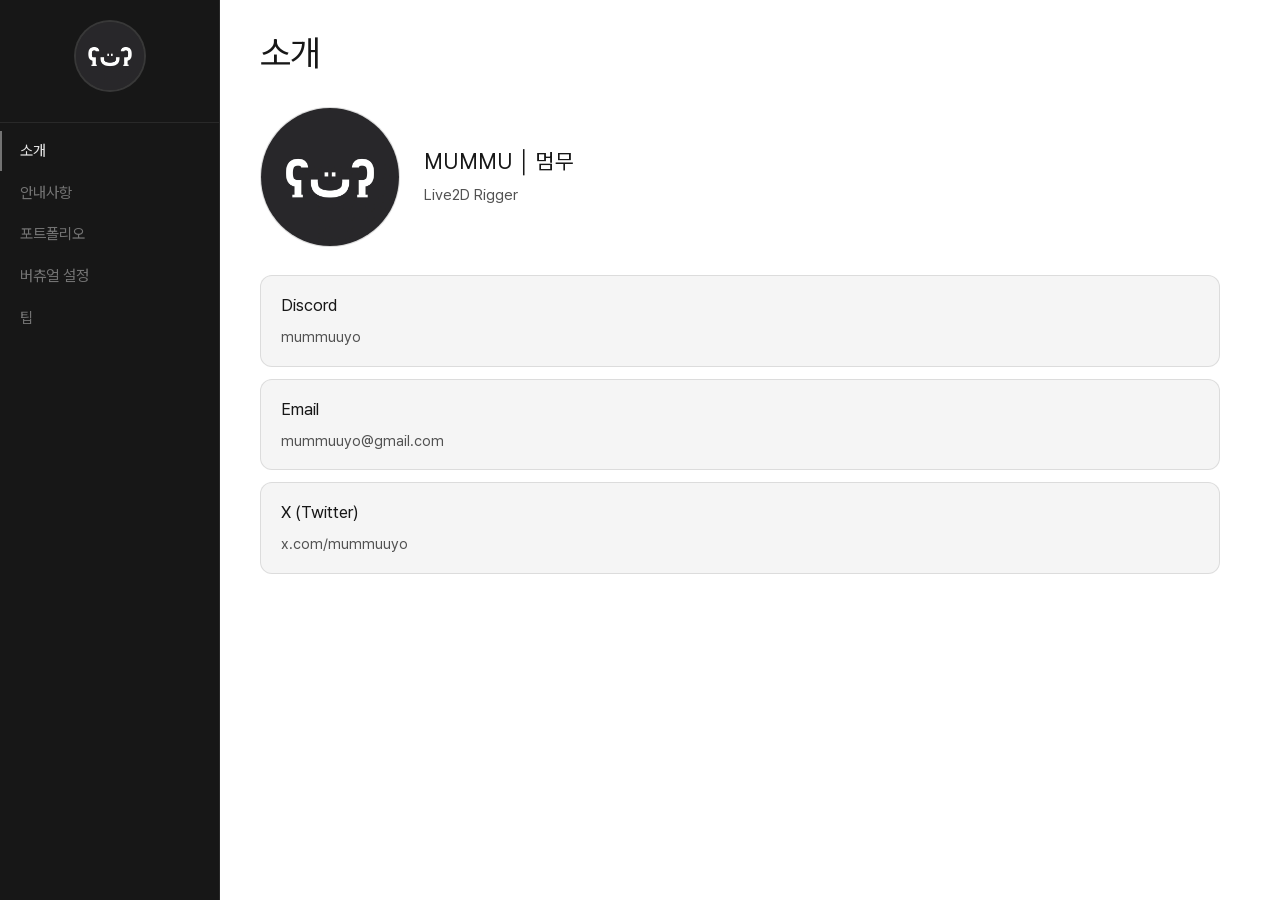
<file: index.html>
<!DOCTYPE html>
<html lang="ko">
<head>
  <meta charset="UTF-8">
  <meta name="theme-color" content="#ffffff">
  <style>
    @font-face {
      font-family: 'Pretendard';
      font-weight: 45 920;
      font-style: normal;
      font-display: block;
      src: url('fonts/PretendardVariable.woff2') format('woff2-variations');
    }
    html, body {
      background: #fff;
      font-family: 'Pretendard', sans-serif;
    }
    .main { background: #fff; min-height: 100vh; }
  </style>

  <meta name="viewport" content="width=device-width, initial-scale=1.0">
  <link rel="icon" href="icon.webp" type="image/webp">
  <link rel="preload" href="fonts/PretendardVariable.woff2" as="font" type="font/woff2" crossorigin>
  <link rel="preload" href="icon.webp" as="image">
  <title>MUMMU 커미션</title>
  <link rel="stylesheet" href="css/mummu-layout.css">
  <link rel="stylesheet" href="css/commission-menu.css">
  <link rel="stylesheet" href="css/page-motion.css">
</head>
<body>
  <div class="layout">
    <aside class="snb">
      <div class="snb-profile">
        <div class="snb-profile-img">
          <img src="icon.webp" alt="MUMMU" width="72" height="72" decoding="sync">
        </div>
      </div>
      <nav>
        <a href="index.html" class="active">소개</a>
        <a href="notice.html">안내사항</a>
        <div class="snb-dropdown">
          <span class="snb-dropdown-trigger">포트폴리오</span>
          <div class="snb-dropdown-menu">
            <a href="portfolio-female.html">여자</a>
            <a href="portfolio-male.html">남자</a>
            <a href="portfolio-other.html">인외</a>
            <a href="portfolio-sd.html">SD</a>
          </div>
        </div>
        <div class="snb-dropdown">
          <span class="snb-dropdown-trigger">버츄얼 설정</span>
          <div class="snb-dropdown-menu">
            <a href="model-vtube.html">Vtube Studio</a>
            <a href="model-vbridger.html">Vbridger</a>
            <a href="model-expression.html">표정</a>
            <a href="model-shoost.html">Shoost</a>
          </div>
        </div>
        <div class="snb-dropdown">
          <span class="snb-dropdown-trigger">팁</span>
          <div class="snb-dropdown-menu">
            <a href="tip-model.html">모델 셋팅</a>
            <a href="tip-expression.html">표정 셋팅</a>
            <a href="tip-external.html">외부 프로그램</a>
            <a href="tip-iphone.html">아이폰 기능</a>
          </div>
        </div>
      </nav>
    </aside>
    <main class="main">
      <header class="page-header">
        <h1 class="page-title">소개</h1>
      </header>
      <section class="content-block">
        <div class="intro-profile">
          <div class="intro-profile-img">
            <img src="icon.webp" alt="MUMMU" width="140" height="140" decoding="sync">
          </div>
          <div class="intro-profile-info">
            <p class="intro-name">MUMMU │ 멈무</p>
            <p class="intro-text">Live2D Rigger</p>
          </div>
        </div>
        <ul class="notice-list">
          <li class="notice-card">
            <span class="notice-link">
              <strong>Discord</strong>
              <span class="notice-link-desc">mummuuyo</span>
            </span>
          </li>
          <li class="notice-card">
            <a href="mailto:mummuuyo@gmail.com" class="notice-link">
              <strong>Email</strong>
              <span class="notice-link-desc">mummuuyo@gmail.com</span>
            </a>
          </li>
          <li class="notice-card">
            <a href="https://x.com/mummuuyo" class="notice-link" target="_blank" rel="noopener noreferrer">
              <strong>X (Twitter)</strong>
              <span class="notice-link-desc">x.com/mummuuyo</span>
            </a>
          </li>
        </ul>
      </section></main>
  </div>
  <script src="js/commission-menu.js"></script>
  <script src="js/page-motion.js"></script>
</body>
</html>
</file>
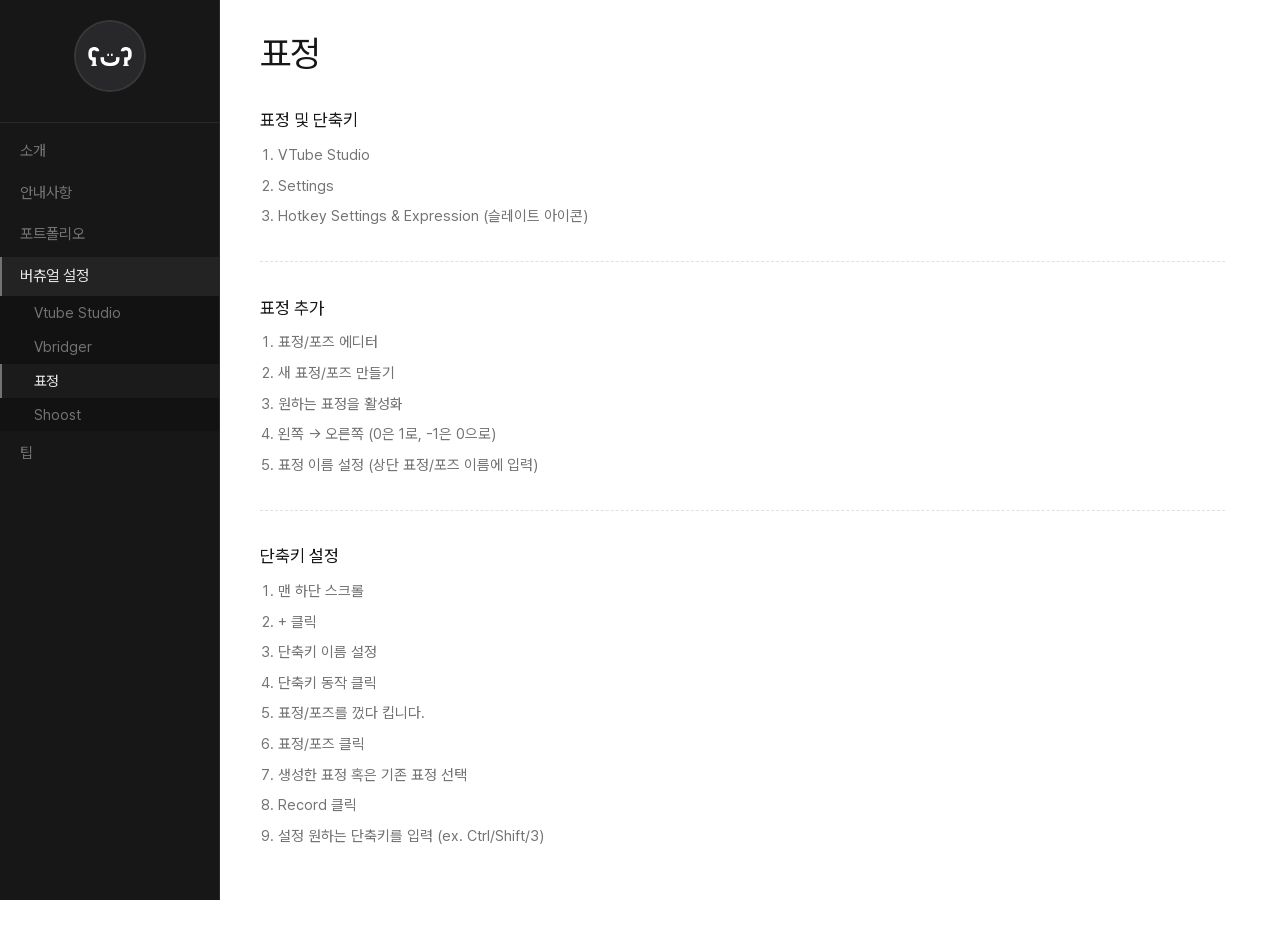
<file: model-expression.html>
<!DOCTYPE html>
<html lang="ko">
<head>
  <meta charset="UTF-8">
  <meta name="theme-color" content="#ffffff">
  <style>
    @font-face {
      font-family: 'Pretendard';
      font-weight: 45 920;
      font-style: normal;
      font-display: block;
      src: url('fonts/PretendardVariable.woff2') format('woff2-variations');
    }
    html, body {
      background: #fff;
      font-family: 'Pretendard', sans-serif;
    }
    .main { background: #fff; min-height: 100vh; }
  </style>

  <meta name="viewport" content="width=device-width, initial-scale=1.0">
  <link rel="icon" href="icon.webp" type="image/webp">
  <link rel="preload" href="fonts/PretendardVariable.woff2" as="font" type="font/woff2" crossorigin>
  <link rel="preload" href="icon.webp" as="image">
  <title>MUMMU 커미션</title>
  <link rel="stylesheet" href="css/mummu-layout.css">
  <link rel="stylesheet" href="css/commission-menu.css">
  <link rel="stylesheet" href="css/page-motion.css">
</head>
<body>
  <div class="layout">
    <aside class="snb">
      <div class="snb-profile">
        <div class="snb-profile-img">
          <img src="icon.webp" alt="MUMMU" width="72" height="72" decoding="sync">
        </div>
      </div>
      <nav>
        <a href="index.html">소개</a>
        <a href="notice.html">안내사항</a>
        <div class="snb-dropdown">
          <span class="snb-dropdown-trigger">포트폴리오</span>
          <div class="snb-dropdown-menu">
            <a href="portfolio-female.html">여자</a>
            <a href="portfolio-male.html">남자</a>
            <a href="portfolio-other.html">인외</a>
            <a href="portfolio-sd.html">SD</a>
          </div>
        </div>
        <div class="snb-dropdown open">
          <span class="snb-dropdown-trigger active">버츄얼 설정</span>
          <div class="snb-dropdown-menu">
            <a href="model-vtube.html">Vtube Studio</a>
            <a href="model-vbridger.html">Vbridger</a>
            <a href="model-expression.html" class="active">표정</a>
            <a href="model-shoost.html">Shoost</a>
          </div>
        </div>
        <div class="snb-dropdown">
          <span class="snb-dropdown-trigger">팁</span>
          <div class="snb-dropdown-menu">
            <a href="tip-model.html">모델 셋팅</a>
            <a href="tip-expression.html">표정 셋팅</a>
            <a href="tip-external.html">외부 프로그램</a>
            <a href="tip-iphone.html">아이폰 기능</a>
          </div>
        </div>
      </nav>
    </aside>
    <main class="main">
      <header class="page-header">
        <h1 class="page-title">표정</h1>
</header>
      <section class="content-block wide">
        <div class="tip-list" data-key="model-expression"></div>
      </section></main>
  </div>
  <script src="js/youtube-player.js"></script>
  <script src="js/tip-items.js?v=13"></script>
  <script src="js/tip-list.js?v=7"></script>
  <script src="js/commission-menu.js"></script>
  <script src="js/page-motion.js"></script>
</body>
</html>
</file>
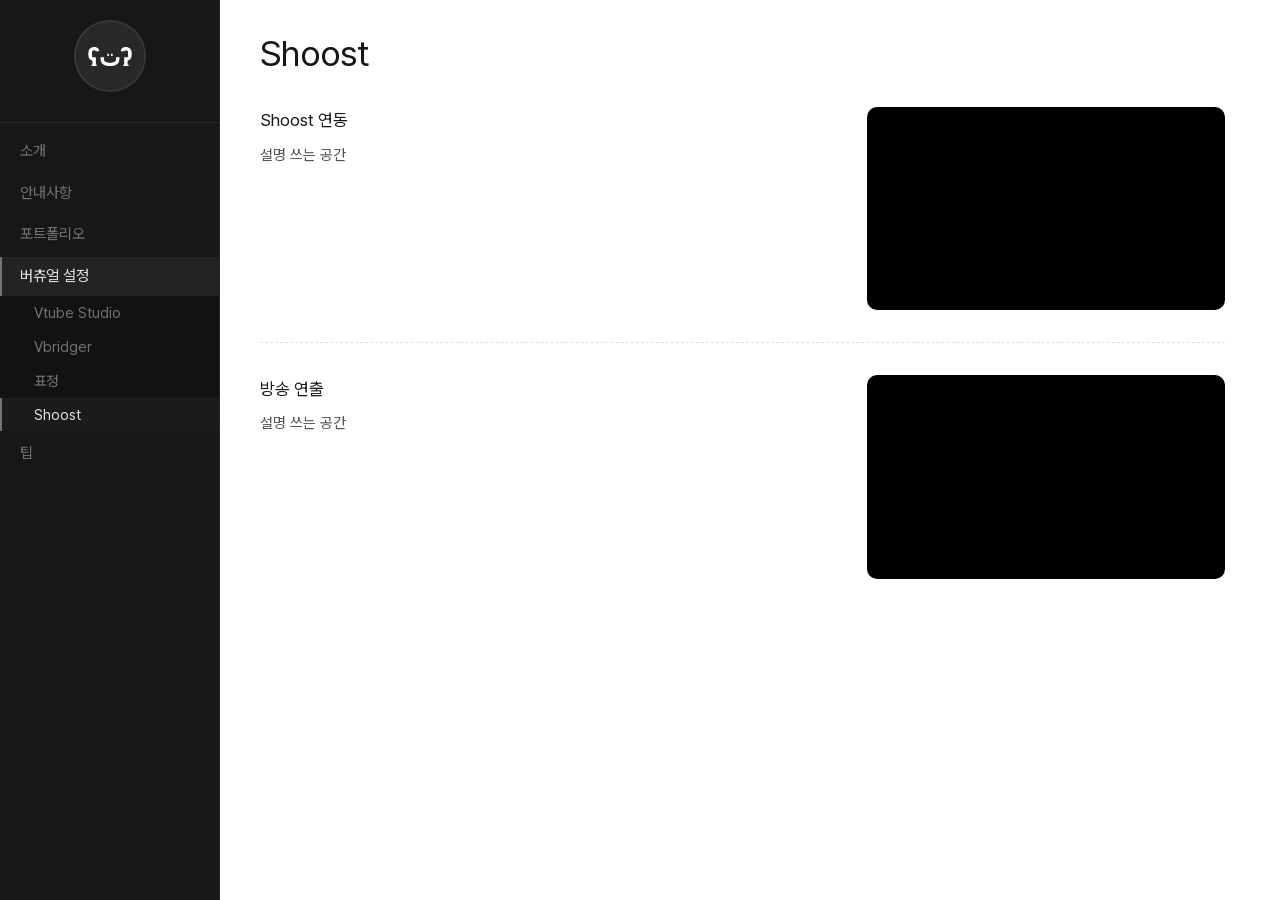
<file: model-shoost.html>
<!DOCTYPE html>
<html lang="ko">
<head>
  <meta charset="UTF-8">
  <meta name="theme-color" content="#ffffff">
  <style>
    @font-face {
      font-family: 'Pretendard';
      font-weight: 45 920;
      font-style: normal;
      font-display: block;
      src: url('fonts/PretendardVariable.woff2') format('woff2-variations');
    }
    html, body {
      background: #fff;
      font-family: 'Pretendard', sans-serif;
    }
    .main { background: #fff; min-height: 100vh; }
  </style>

  <meta name="viewport" content="width=device-width, initial-scale=1.0">
  <link rel="icon" href="icon.webp" type="image/webp">
  <link rel="preload" href="fonts/PretendardVariable.woff2" as="font" type="font/woff2" crossorigin>
  <link rel="preload" href="icon.webp" as="image">
  <title>MUMMU 커미션</title>
  <link rel="stylesheet" href="css/mummu-layout.css">
  <link rel="stylesheet" href="css/commission-menu.css">
  <link rel="stylesheet" href="css/page-motion.css">
</head>
<body>
  <div class="layout">
    <aside class="snb">
      <div class="snb-profile">
        <div class="snb-profile-img">
          <img src="icon.webp" alt="MUMMU" width="72" height="72" decoding="sync">
        </div>
      </div>
      <nav>
        <a href="index.html">소개</a>
        <a href="notice.html">안내사항</a>
        <div class="snb-dropdown">
          <span class="snb-dropdown-trigger">포트폴리오</span>
          <div class="snb-dropdown-menu">
            <a href="portfolio-female.html">여자</a>
            <a href="portfolio-male.html">남자</a>
            <a href="portfolio-other.html">인외</a>
            <a href="portfolio-sd.html">SD</a>
          </div>
        </div>
        <div class="snb-dropdown open">
          <span class="snb-dropdown-trigger active">버츄얼 설정</span>
          <div class="snb-dropdown-menu">
            <a href="model-vtube.html">Vtube Studio</a>
            <a href="model-vbridger.html">Vbridger</a>
            <a href="model-expression.html">표정</a>
            <a href="model-shoost.html" class="active">Shoost</a>
          </div>
        </div>
        <div class="snb-dropdown">
          <span class="snb-dropdown-trigger">팁</span>
          <div class="snb-dropdown-menu">
            <a href="tip-model.html">모델 셋팅</a>
            <a href="tip-expression.html">표정 셋팅</a>
            <a href="tip-external.html">외부 프로그램</a>
            <a href="tip-iphone.html">아이폰 기능</a>
          </div>
        </div>
      </nav>
    </aside>
    <main class="main">
      <header class="page-header">
        <h1 class="page-title">Shoost</h1>
</header>
      <section class="content-block wide">
        <div class="tip-list" data-key="model-shoost"></div>
      </section></main>
  </div>
  <script src="js/youtube-player.js"></script>
  <script src="js/tip-items.js?v=13"></script>
  <script src="js/tip-list.js?v=7"></script>
  <script src="js/commission-menu.js"></script>
  <script src="js/page-motion.js"></script>
</body>
</html>
</file>
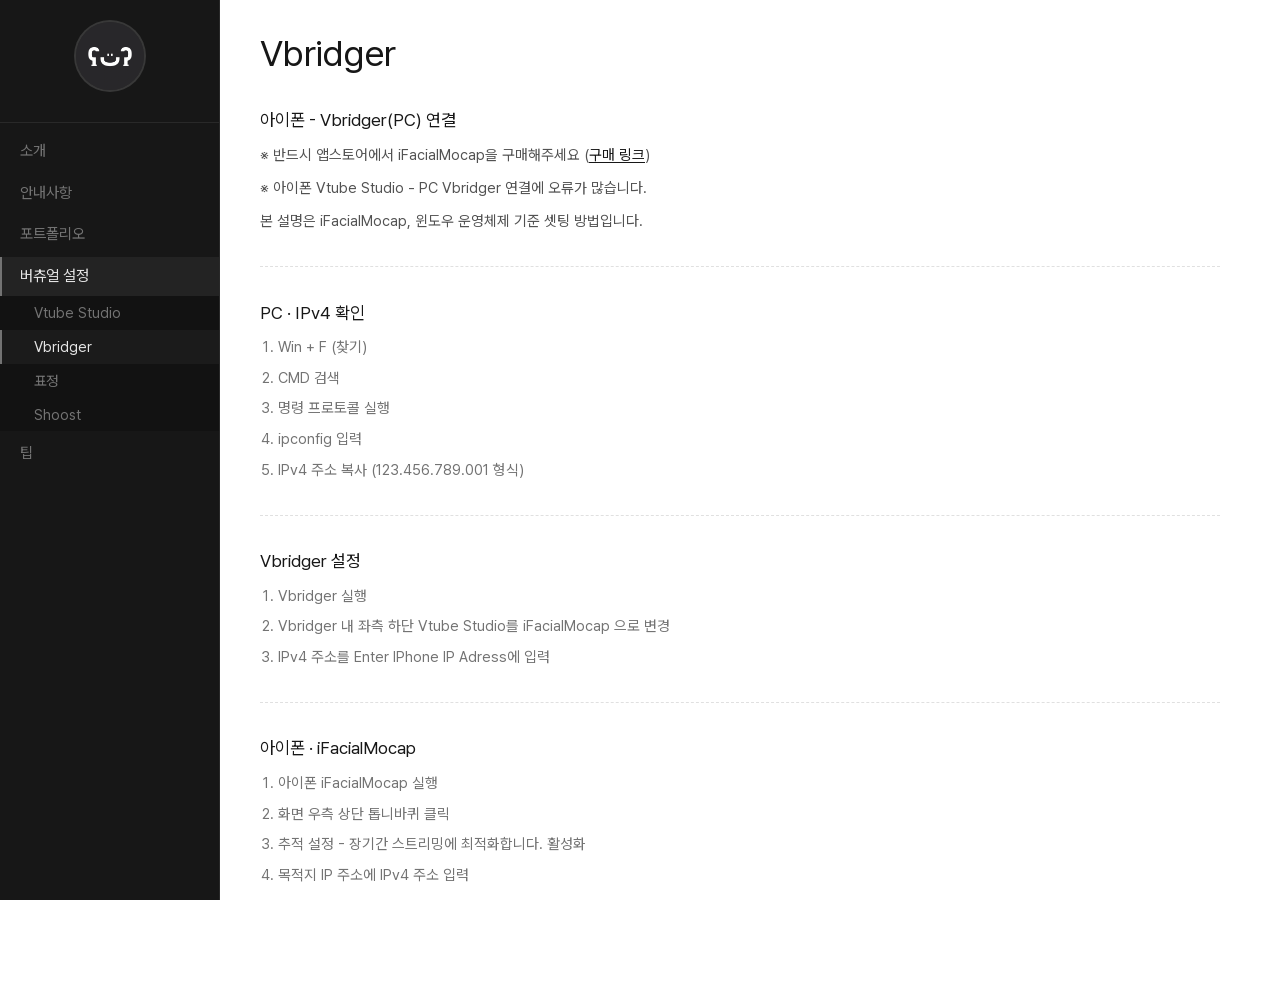
<file: model-vbridger.html>
<!DOCTYPE html>
<html lang="ko">
<head>
  <meta charset="UTF-8">
  <meta name="theme-color" content="#ffffff">
  <style>
    @font-face {
      font-family: 'Pretendard';
      font-weight: 45 920;
      font-style: normal;
      font-display: block;
      src: url('fonts/PretendardVariable.woff2') format('woff2-variations');
    }
    html, body {
      background: #fff;
      font-family: 'Pretendard', sans-serif;
    }
    .main { background: #fff; min-height: 100vh; }
  </style>

  <meta name="viewport" content="width=device-width, initial-scale=1.0">
  <link rel="icon" href="icon.webp" type="image/webp">
  <link rel="preload" href="fonts/PretendardVariable.woff2" as="font" type="font/woff2" crossorigin>
  <link rel="preload" href="icon.webp" as="image">
  <title>MUMMU 커미션</title>
  <link rel="stylesheet" href="css/mummu-layout.css">
  <link rel="stylesheet" href="css/commission-menu.css">
  <link rel="stylesheet" href="css/page-motion.css">
</head>
<body>
  <div class="layout">
    <aside class="snb">
      <div class="snb-profile">
        <div class="snb-profile-img">
          <img src="icon.webp" alt="MUMMU" width="72" height="72" decoding="sync">
        </div>
      </div>
      <nav>
        <a href="index.html">소개</a>
        <a href="notice.html">안내사항</a>
        <div class="snb-dropdown">
          <span class="snb-dropdown-trigger">포트폴리오</span>
          <div class="snb-dropdown-menu">
            <a href="portfolio-female.html">여자</a>
            <a href="portfolio-male.html">남자</a>
            <a href="portfolio-other.html">인외</a>
            <a href="portfolio-sd.html">SD</a>
          </div>
        </div>
        <div class="snb-dropdown open">
          <span class="snb-dropdown-trigger active">버츄얼 설정</span>
          <div class="snb-dropdown-menu">
            <a href="model-vtube.html">Vtube Studio</a>
            <a href="model-vbridger.html" class="active">Vbridger</a>
            <a href="model-expression.html">표정</a>
            <a href="model-shoost.html">Shoost</a>
          </div>
        </div>
        <div class="snb-dropdown">
          <span class="snb-dropdown-trigger">팁</span>
          <div class="snb-dropdown-menu">
            <a href="tip-model.html">모델 셋팅</a>
            <a href="tip-expression.html">표정 셋팅</a>
            <a href="tip-external.html">외부 프로그램</a>
            <a href="tip-iphone.html">아이폰 기능</a>
          </div>
        </div>
      </nav>
    </aside>
    <main class="main">
      <header class="page-header">
        <h1 class="page-title">Vbridger</h1>
      </header>
      <section class="content-block">
        <div class="tip-list" data-key="model-vbridger"></div>
      </section></main>
  </div>
  <script src="js/youtube-player.js"></script>
  <script src="js/tip-items.js?v=13"></script>
  <script src="js/tip-list.js?v=7"></script>
  <script src="js/commission-menu.js"></script>
  <script src="js/page-motion.js"></script>
</body>
</html>
</file>
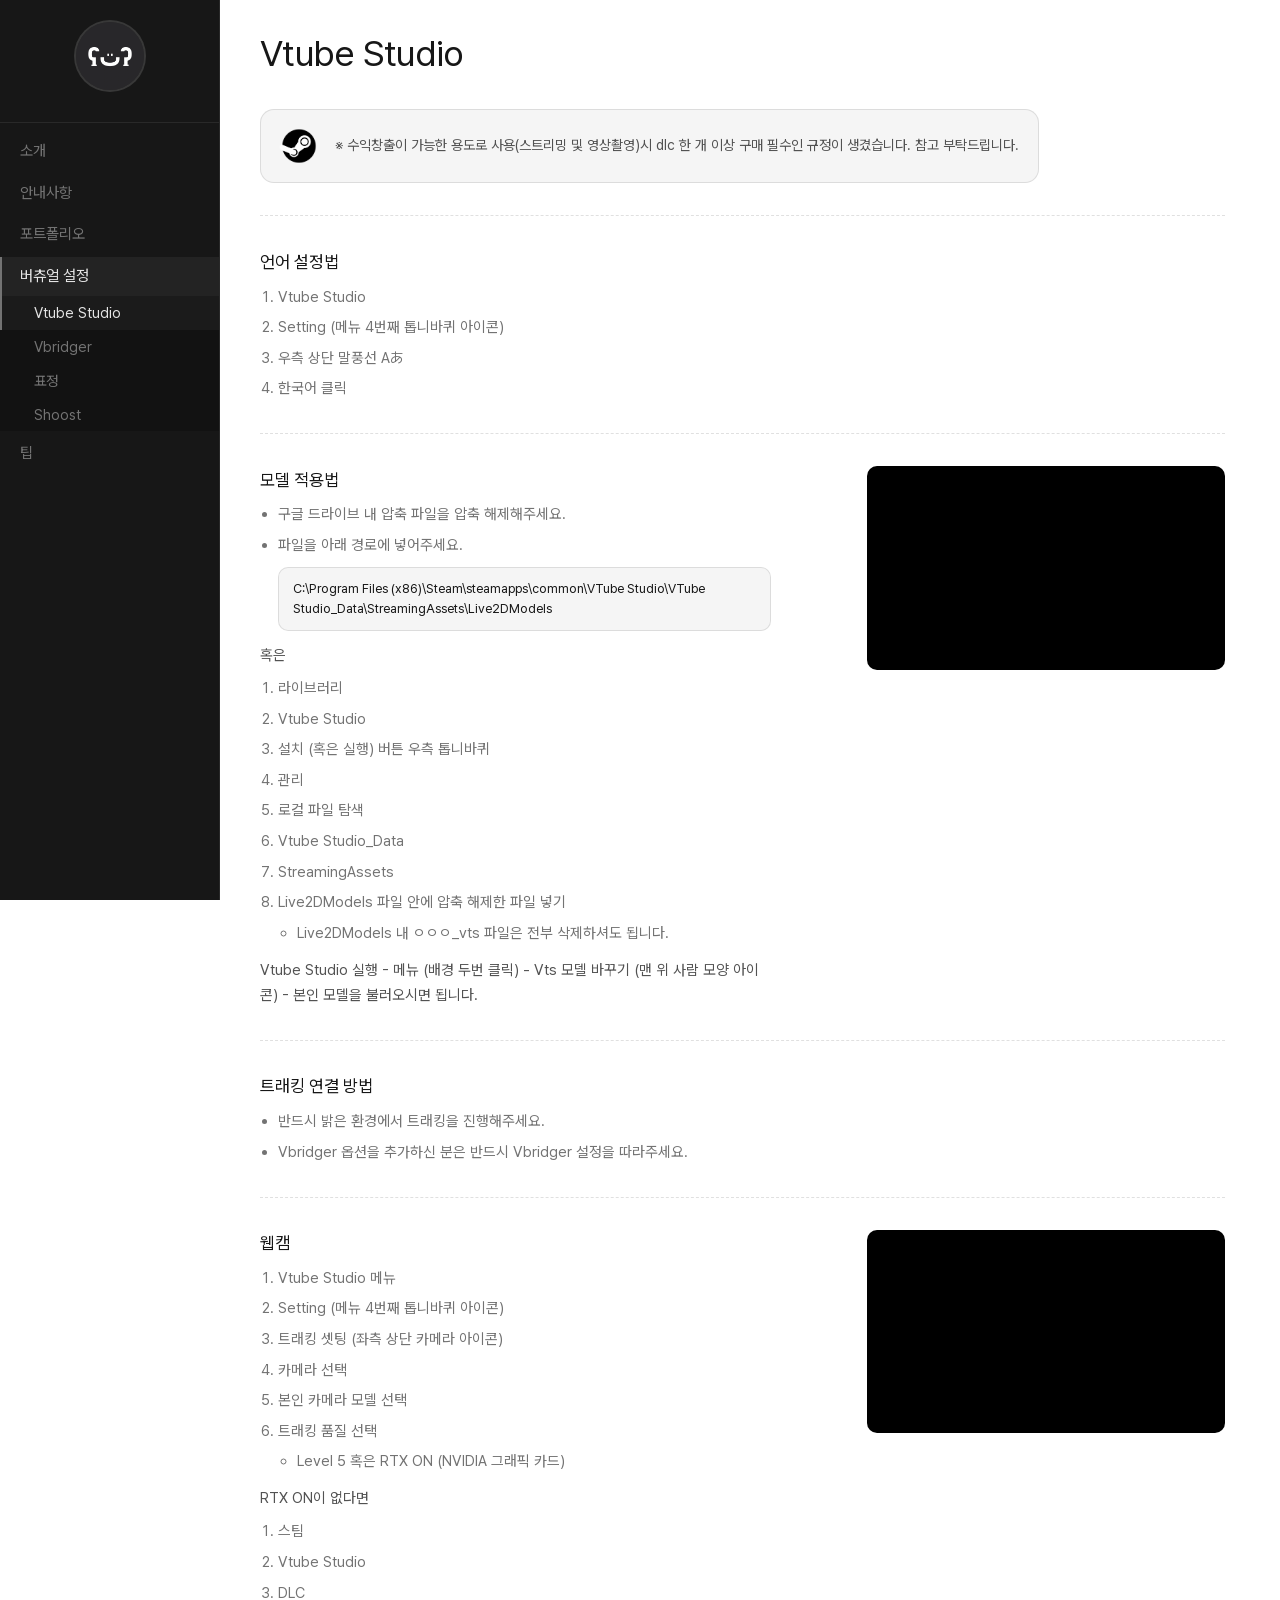
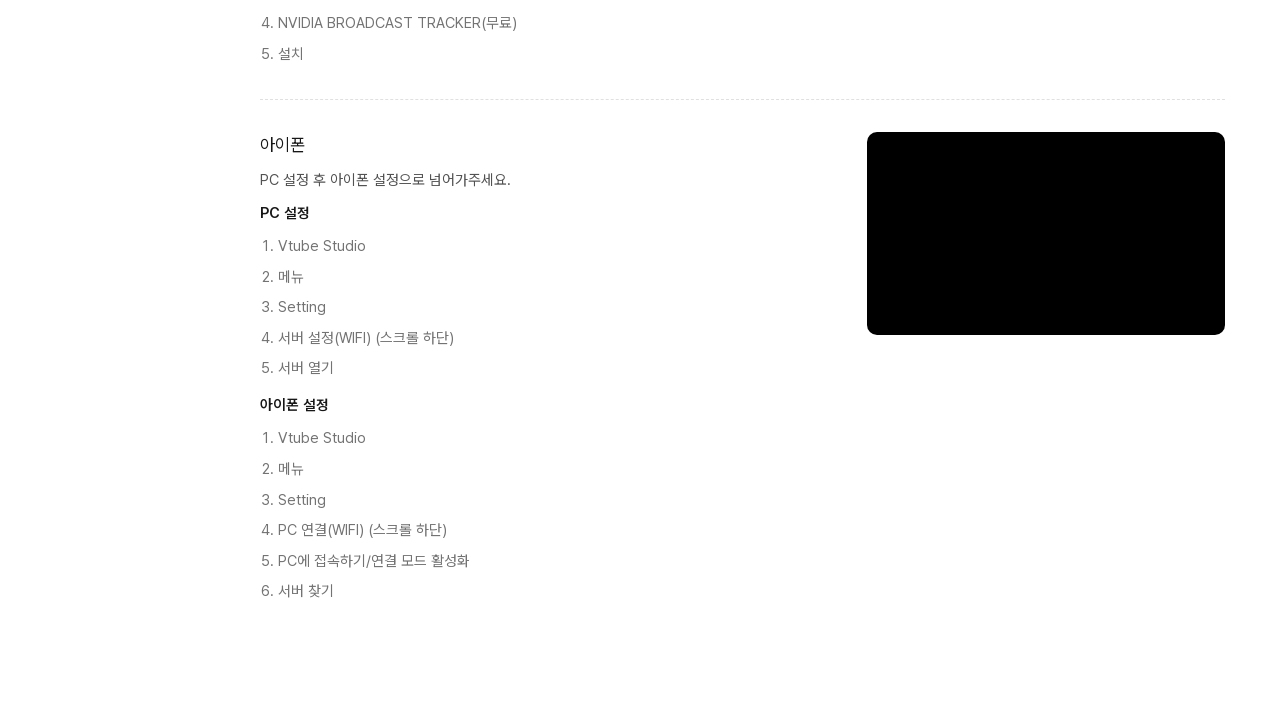
<file: model-vtube.html>
<!DOCTYPE html>
<html lang="ko">
<head>
  <meta charset="UTF-8">
  <meta name="theme-color" content="#ffffff">
  <style>
    @font-face {
      font-family: 'Pretendard';
      font-weight: 45 920;
      font-style: normal;
      font-display: block;
      src: url('fonts/PretendardVariable.woff2') format('woff2-variations');
    }
    html, body {
      background: #fff;
      font-family: 'Pretendard', sans-serif;
    }
    .main { background: #fff; min-height: 100vh; }
  </style>

  <meta name="viewport" content="width=device-width, initial-scale=1.0">
  <link rel="icon" href="icon.webp" type="image/webp">
  <link rel="preload" href="fonts/PretendardVariable.woff2" as="font" type="font/woff2" crossorigin>
  <link rel="preload" href="icon.webp" as="image">
  <title>MUMMU 커미션</title>
  <link rel="stylesheet" href="css/mummu-layout.css">
  <link rel="stylesheet" href="css/commission-menu.css">
  <link rel="stylesheet" href="css/page-motion.css">
</head>
<body>
  <div class="layout">
    <aside class="snb">
      <div class="snb-profile">
        <div class="snb-profile-img">
          <img src="icon.webp" alt="MUMMU" width="72" height="72" decoding="sync">
        </div>
      </div>
      <nav>
        <a href="index.html">소개</a>
        <a href="notice.html">안내사항</a>
        <div class="snb-dropdown">
          <span class="snb-dropdown-trigger">포트폴리오</span>
          <div class="snb-dropdown-menu">
            <a href="portfolio-female.html">여자</a>
            <a href="portfolio-male.html">남자</a>
            <a href="portfolio-other.html">인외</a>
            <a href="portfolio-sd.html">SD</a>
          </div>
        </div>
        <div class="snb-dropdown open">
          <span class="snb-dropdown-trigger active">버츄얼 설정</span>
          <div class="snb-dropdown-menu">
            <a href="model-vtube.html" class="active">Vtube Studio</a>
            <a href="model-vbridger.html">Vbridger</a>
            <a href="model-expression.html">표정</a>
            <a href="model-shoost.html">Shoost</a>
          </div>
        </div>
        <div class="snb-dropdown">
          <span class="snb-dropdown-trigger">팁</span>
          <div class="snb-dropdown-menu">
            <a href="tip-model.html">모델 셋팅</a>
            <a href="tip-expression.html">표정 셋팅</a>
            <a href="tip-external.html">외부 프로그램</a>
            <a href="tip-iphone.html">아이폰 기능</a>
          </div>
        </div>
      </nav>
    </aside>
    <main class="main">
      <header class="page-header">
        <h1 class="page-title">Vtube Studio</h1>
      </header>
      <section class="content-block wide">
        <div class="tip-list" data-key="model-vtube"></div>
      </section></main>
  </div>
  <script src="js/youtube-player.js"></script>
  <script src="js/tip-items.js?v=13"></script>
  <script src="js/tip-list.js?v=7"></script>
  <script src="js/commission-menu.js"></script>
  <script src="js/page-motion.js"></script>
</body>
</html>
</file>
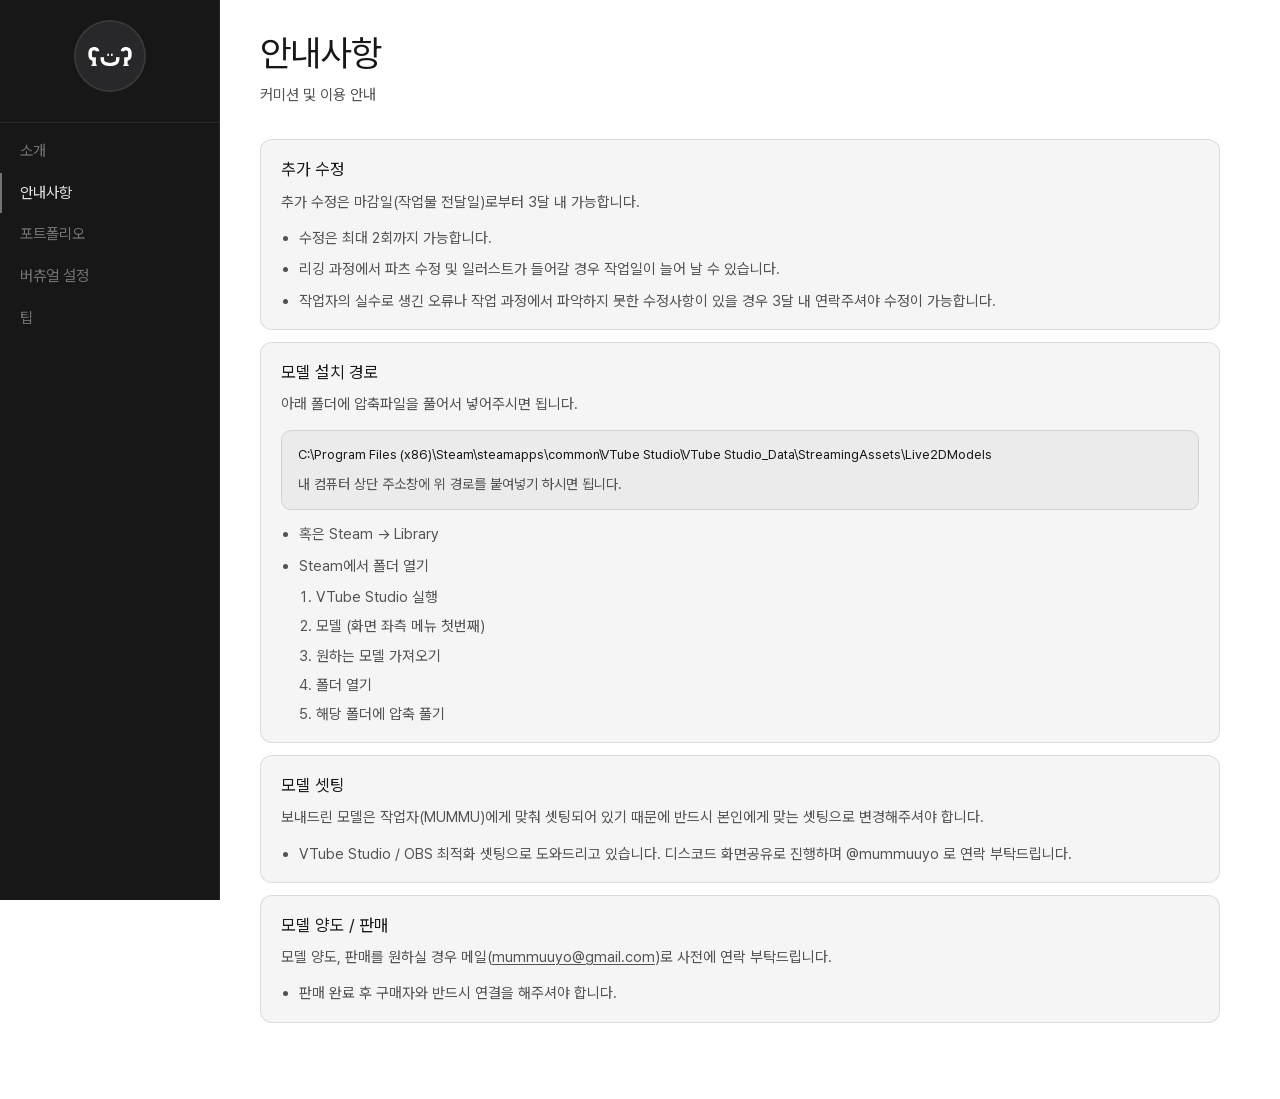
<file: notice.html>
<!DOCTYPE html>
<html lang="ko">
<head>
  <meta charset="UTF-8">
  <meta name="theme-color" content="#ffffff">
  <style>
    @font-face {
      font-family: 'Pretendard';
      font-weight: 45 920;
      font-style: normal;
      font-display: block;
      src: url('fonts/PretendardVariable.woff2') format('woff2-variations');
    }
    html, body {
      background: #fff;
      font-family: 'Pretendard', sans-serif;
    }
    .main { background: #fff; min-height: 100vh; }
  </style>

  <meta name="viewport" content="width=device-width, initial-scale=1.0">
  <link rel="icon" href="icon.webp" type="image/webp">
  <link rel="preload" href="fonts/PretendardVariable.woff2" as="font" type="font/woff2" crossorigin>
  <link rel="preload" href="icon.webp" as="image">
  <title>MUMMU 커미션</title>
  <link rel="stylesheet" href="css/mummu-layout.css">
  <link rel="stylesheet" href="css/commission-menu.css">
  <link rel="stylesheet" href="css/page-motion.css">
</head>
<body>
  <div class="layout">
    <aside class="snb">
      <div class="snb-profile">
        <div class="snb-profile-img">
          <img src="icon.webp" alt="MUMMU" width="72" height="72" decoding="sync">
        </div>
      </div>
      <nav>
        <a href="index.html">소개</a>
        <a href="notice.html" class="active">안내사항</a>
        <div class="snb-dropdown">
          <span class="snb-dropdown-trigger">포트폴리오</span>
          <div class="snb-dropdown-menu">
            <a href="portfolio-female.html">여자</a>
            <a href="portfolio-male.html">남자</a>
            <a href="portfolio-other.html">인외</a>
            <a href="portfolio-sd.html">SD</a>
          </div>
        </div>
        <div class="snb-dropdown">
          <span class="snb-dropdown-trigger">버츄얼 설정</span>
          <div class="snb-dropdown-menu">
            <a href="model-vtube.html">Vtube Studio</a>
            <a href="model-vbridger.html">Vbridger</a>
            <a href="model-expression.html">표정</a>
            <a href="model-shoost.html">Shoost</a>
          </div>
        </div>
        <div class="snb-dropdown">
          <span class="snb-dropdown-trigger">팁</span>
          <div class="snb-dropdown-menu">
            <a href="tip-model.html">모델 셋팅</a>
            <a href="tip-expression.html">표정 셋팅</a>
            <a href="tip-external.html">외부 프로그램</a>
            <a href="tip-iphone.html">아이폰 기능</a>
          </div>
        </div>
      </nav>
    </aside>
    <main class="main">
      <header class="page-header">
        <h1 class="page-title">안내사항</h1>
        <p class="page-desc">커미션 및 이용 안내</p>
      </header>
      <section class="content-block">
        <ul class="notice-list">
          <li class="notice-card">
            <div class="notice-link">
              <strong>추가 수정</strong>
              <span class="notice-link-desc">추가 수정은 마감일(작업물 전달일)로부터 3달 내 가능합니다.</span>
              <ul class="notice-sub">
                <li>수정은 최대 2회까지 가능합니다.</li>
                <li>리깅 과정에서 파츠 수정 및 일러스트가 들어갈 경우 작업일이 늘어 날 수 있습니다.</li>
                <li>작업자의 실수로 생긴 오류나 작업 과정에서 파악하지 못한 수정사항이 있을 경우 3달 내 연락주셔야 수정이 가능합니다.</li>
              </ul>
            </div>
          </li>
          <li class="notice-card">
            <div class="notice-link">
              <strong>모델 설치 경로</strong>
              <span class="notice-link-desc">아래 폴더에 압축파일을 풀어서 넣어주시면 됩니다.</span>
              <div class="notice-path">
                <code>C:\Program Files (x86)\Steam\steamapps\common\VTube Studio\VTube Studio_Data\StreamingAssets\Live2DModels</code>
                <p>내 컴퓨터 상단 주소창에 위 경로를 붙여넣기 하시면 됩니다.</p>
              </div>
              <ul class="notice-sub">
                <li>혹은 Steam → Library</li>
                <li>
                  Steam에서 폴더 열기
                  <ol>
                    <li>VTube Studio 실행</li>
                    <li>모델 (화면 좌측 메뉴 첫번째)</li>
                    <li>원하는 모델 가져오기</li>
                    <li>폴더 열기</li>
                    <li>해당 폴더에 압축 풀기</li>
                  </ol>
                </li>
              </ul>
            </div>
          </li>
          <li class="notice-card">
            <div class="notice-link">
              <strong>모델 셋팅</strong>
              <span class="notice-link-desc">보내드린 모델은 작업자(MUMMU)에게 맞춰 셋팅되어 있기 때문에 반드시 본인에게 맞는 셋팅으로 변경해주셔야 합니다.</span>
              <ul class="notice-sub">
                <li>VTube Studio / OBS 최적화 셋팅으로 도와드리고 있습니다. 디스코드 화면공유로 진행하며 @mummuuyo 로 연락 부탁드립니다.</li>
              </ul>
            </div>
          </li>
          <li class="notice-card">
            <div class="notice-link">
              <strong>모델 양도 / 판매</strong>
              <span class="notice-link-desc">모델 양도, 판매를 원하실 경우 메일(<a href="mailto:mummuuyo@gmail.com">mummuuyo@gmail.com</a>)로 사전에 연락 부탁드립니다.</span>
              <ul class="notice-sub">
                <li>판매 완료 후 구매자와 반드시 연결을 해주셔야 합니다.</li>
              </ul>
            </div>
          </li>
        </ul>
      </section></main>
  </div>
  <script src="js/commission-menu.js"></script>
  <script src="js/page-motion.js"></script>
</body>
</html>
</file>
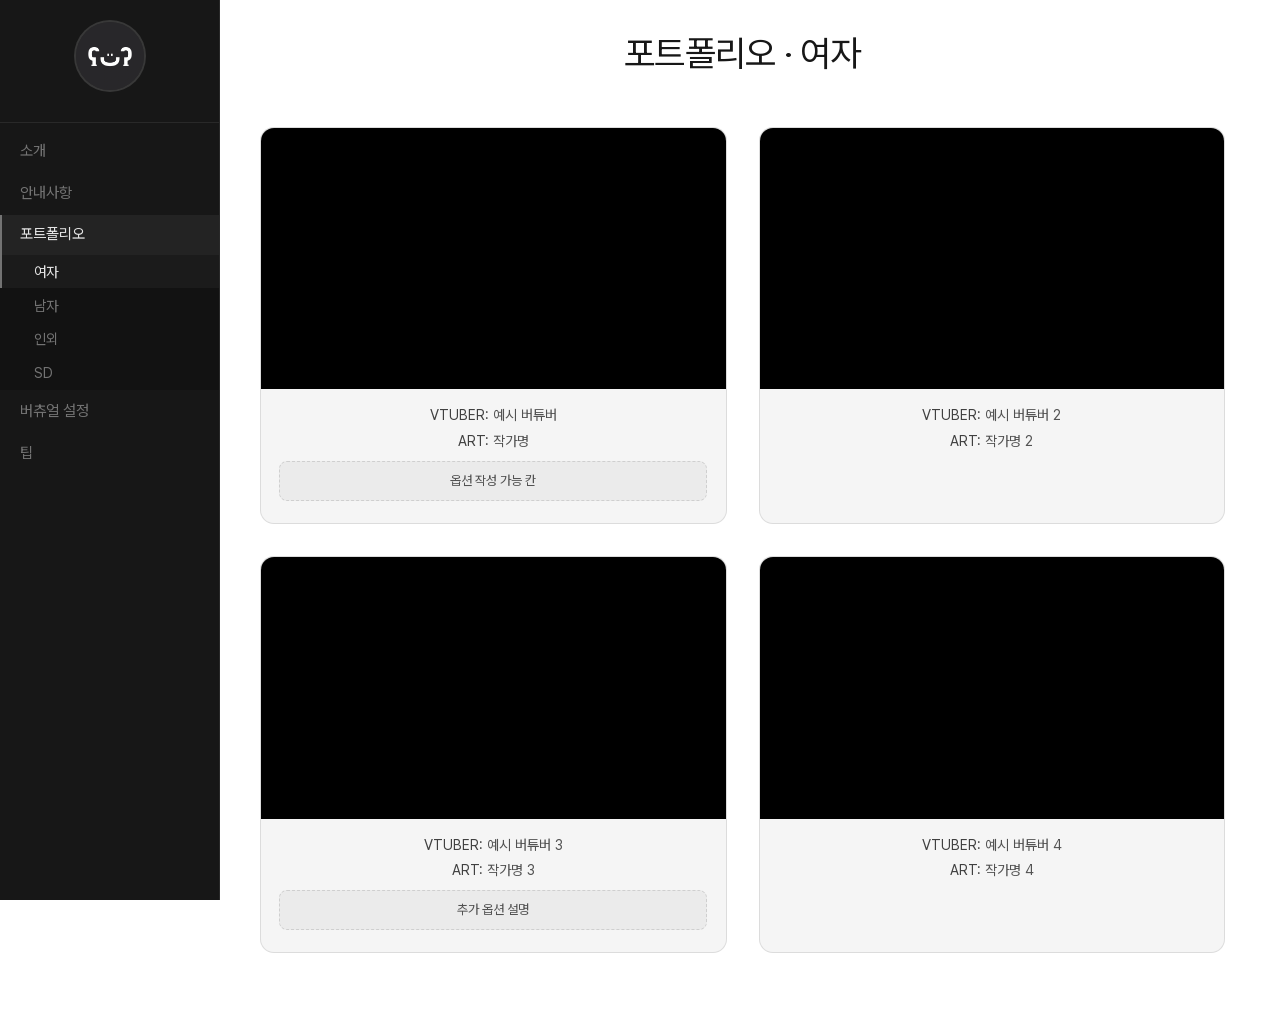
<file: portfolio-female.html>
<!DOCTYPE html>
<html lang="ko">
<head>
  <meta charset="UTF-8">
  <meta name="theme-color" content="#ffffff">
  <style>
    @font-face {
      font-family: 'Pretendard';
      font-weight: 45 920;
      font-style: normal;
      font-display: block;
      src: url('fonts/PretendardVariable.woff2') format('woff2-variations');
    }
    html, body {
      background: #fff;
      font-family: 'Pretendard', sans-serif;
    }
    .main { background: #fff; min-height: 100vh; }
  </style>

  <meta name="viewport" content="width=device-width, initial-scale=1.0">
  <link rel="icon" href="icon.webp" type="image/webp">
  <link rel="preload" href="fonts/PretendardVariable.woff2" as="font" type="font/woff2" crossorigin>
  <link rel="preload" href="icon.webp" as="image">
  <title>MUMMU 커미션</title>
  <link rel="stylesheet" href="css/mummu-layout.css">
  <link rel="stylesheet" href="css/commission-menu.css">
  <link rel="stylesheet" href="css/page-motion.css">
</head>
<body>
  <div class="layout">
    <aside class="snb">
      <div class="snb-profile">
        <div class="snb-profile-img">
          <img src="icon.webp" alt="MUMMU" width="72" height="72" decoding="sync">
        </div>
      </div>
      <nav>
        <a href="index.html">소개</a>
        <a href="notice.html">안내사항</a>
        <div class="snb-dropdown open">
          <span class="snb-dropdown-trigger active">포트폴리오</span>
          <div class="snb-dropdown-menu">
            <a href="portfolio-female.html" class="active">여자</a>
            <a href="portfolio-male.html">남자</a>
            <a href="portfolio-other.html">인외</a>
            <a href="portfolio-sd.html">SD</a>
          </div>
        </div>
        <div class="snb-dropdown">
          <span class="snb-dropdown-trigger">버츄얼 설정</span>
          <div class="snb-dropdown-menu">
            <a href="model-vtube.html">Vtube Studio</a>
            <a href="model-vbridger.html">Vbridger</a>
            <a href="model-expression.html">표정</a>
            <a href="model-shoost.html">Shoost</a>
          </div>
        </div>
        <div class="snb-dropdown">
          <span class="snb-dropdown-trigger">팁</span>
          <div class="snb-dropdown-menu">
            <a href="tip-model.html">모델 셋팅</a>
            <a href="tip-expression.html">표정 셋팅</a>
            <a href="tip-external.html">외부 프로그램</a>
            <a href="tip-iphone.html">아이폰 기능</a>
          </div>
        </div>
      </nav>
    </aside>
    <main class="main">
      <header class="page-header">
        <h1 class="page-title">포트폴리오 · 여자</h1>
</header>
      <section class="content-block wide">
        <div class="portfolio-grid" data-category="female"></div>
      </section></main>
  </div>
  <script src="js/youtube-player.js"></script>
  <script src="js/portfolio-items.js"></script>
  <script src="js/portfolio-list.js"></script>
  <script src="js/commission-menu.js"></script>
  <script src="js/page-motion.js"></script>
</body>
</html>
</file>
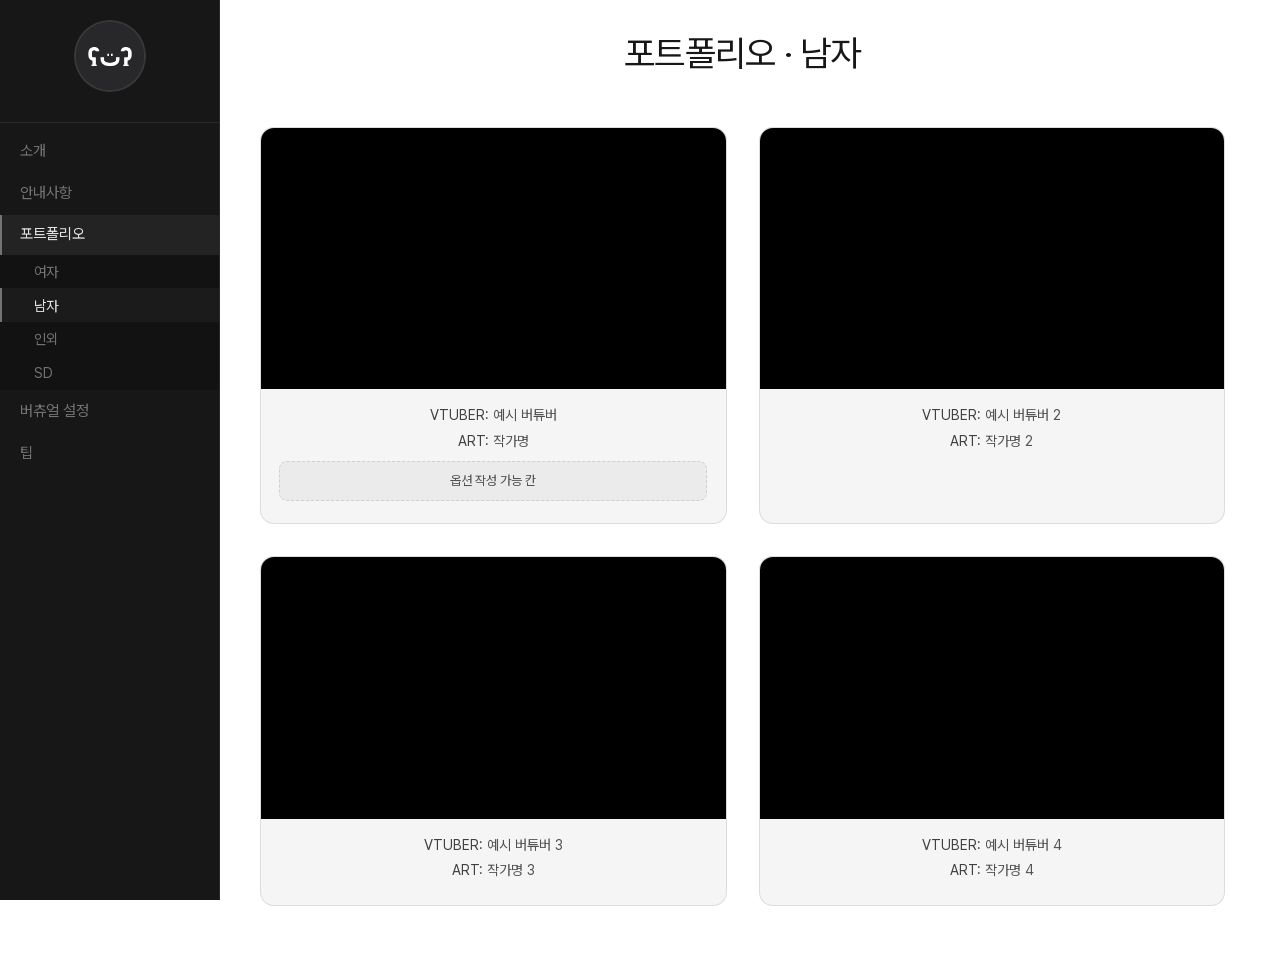
<file: portfolio-male.html>
<!DOCTYPE html>
<html lang="ko">
<head>
  <meta charset="UTF-8">
  <meta name="theme-color" content="#ffffff">
  <style>
    @font-face {
      font-family: 'Pretendard';
      font-weight: 45 920;
      font-style: normal;
      font-display: block;
      src: url('fonts/PretendardVariable.woff2') format('woff2-variations');
    }
    html, body {
      background: #fff;
      font-family: 'Pretendard', sans-serif;
    }
    .main { background: #fff; min-height: 100vh; }
  </style>

  <meta name="viewport" content="width=device-width, initial-scale=1.0">
  <link rel="icon" href="icon.webp" type="image/webp">
  <link rel="preload" href="fonts/PretendardVariable.woff2" as="font" type="font/woff2" crossorigin>
  <link rel="preload" href="icon.webp" as="image">
  <title>MUMMU 커미션</title>
  <link rel="stylesheet" href="css/mummu-layout.css">
  <link rel="stylesheet" href="css/commission-menu.css">
  <link rel="stylesheet" href="css/page-motion.css">
</head>
<body>
  <div class="layout">
    <aside class="snb">
      <div class="snb-profile">
        <div class="snb-profile-img">
          <img src="icon.webp" alt="MUMMU" width="72" height="72" decoding="sync">
        </div>
      </div>
      <nav>
        <a href="index.html">소개</a>
        <a href="notice.html">안내사항</a>
        <div class="snb-dropdown open">
          <span class="snb-dropdown-trigger active">포트폴리오</span>
          <div class="snb-dropdown-menu">
            <a href="portfolio-female.html">여자</a>
            <a href="portfolio-male.html" class="active">남자</a>
            <a href="portfolio-other.html">인외</a>
            <a href="portfolio-sd.html">SD</a>
          </div>
        </div>
        <div class="snb-dropdown">
          <span class="snb-dropdown-trigger">버츄얼 설정</span>
          <div class="snb-dropdown-menu">
            <a href="model-vtube.html">Vtube Studio</a>
            <a href="model-vbridger.html">Vbridger</a>
            <a href="model-expression.html">표정</a>
            <a href="model-shoost.html">Shoost</a>
          </div>
        </div>
        <div class="snb-dropdown">
          <span class="snb-dropdown-trigger">팁</span>
          <div class="snb-dropdown-menu">
            <a href="tip-model.html">모델 셋팅</a>
            <a href="tip-expression.html">표정 셋팅</a>
            <a href="tip-external.html">외부 프로그램</a>
            <a href="tip-iphone.html">아이폰 기능</a>
          </div>
        </div>
      </nav>
    </aside>
    <main class="main">
      <header class="page-header">
        <h1 class="page-title">포트폴리오 · 남자</h1>
</header>
      <section class="content-block wide">
        <div class="portfolio-grid" data-category="male"></div>
      </section></main>
  </div>
  <script src="js/youtube-player.js"></script>
  <script src="js/portfolio-items.js"></script>
  <script src="js/portfolio-list.js"></script>
  <script src="js/commission-menu.js"></script>
  <script src="js/page-motion.js"></script>
</body>
</html>
</file>
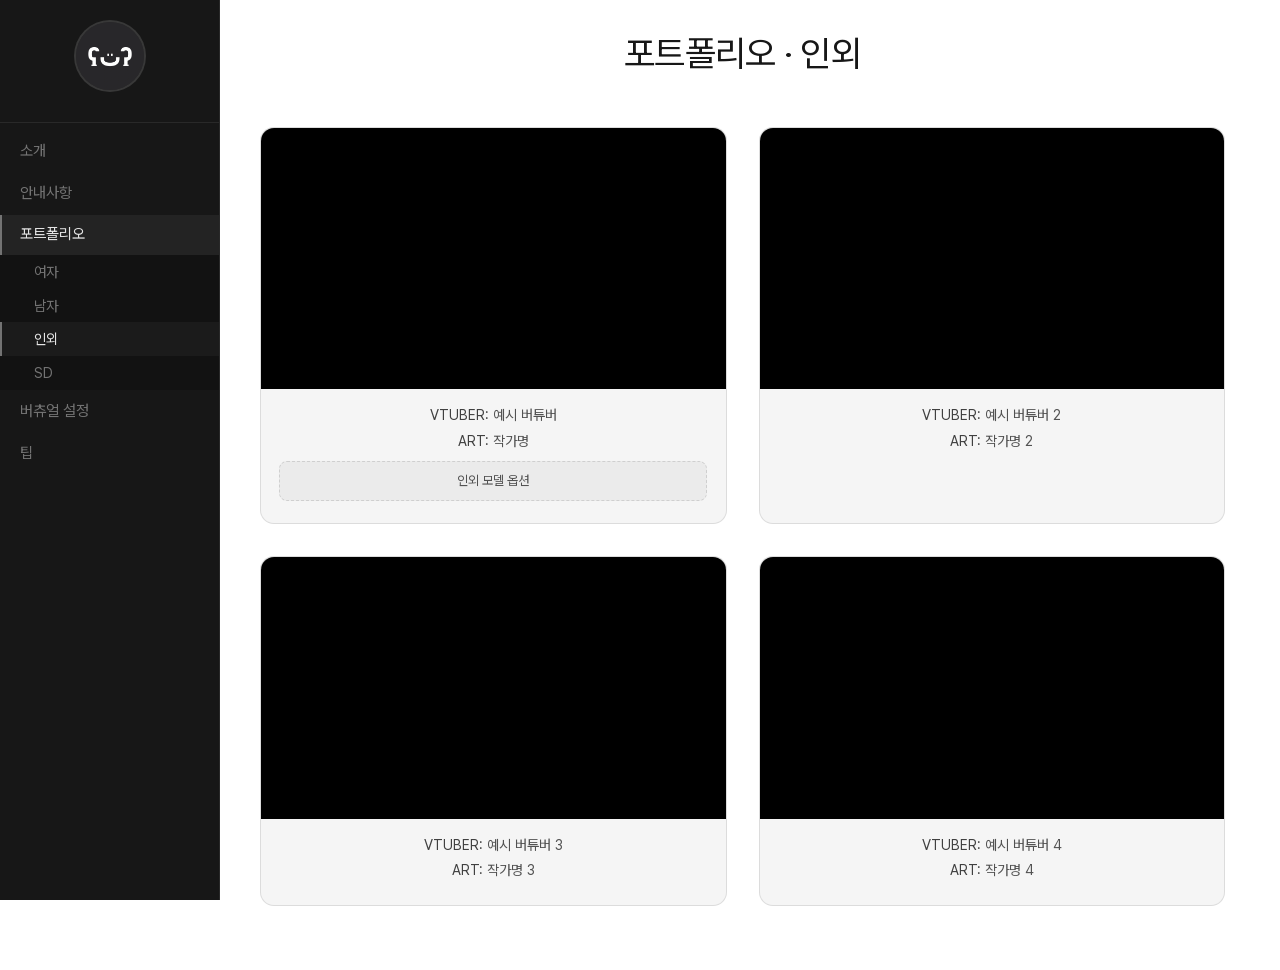
<file: portfolio-other.html>
<!DOCTYPE html>
<html lang="ko">
<head>
  <meta charset="UTF-8">
  <meta name="theme-color" content="#ffffff">
  <style>
    @font-face {
      font-family: 'Pretendard';
      font-weight: 45 920;
      font-style: normal;
      font-display: block;
      src: url('fonts/PretendardVariable.woff2') format('woff2-variations');
    }
    html, body {
      background: #fff;
      font-family: 'Pretendard', sans-serif;
    }
    .main { background: #fff; min-height: 100vh; }
  </style>

  <meta name="viewport" content="width=device-width, initial-scale=1.0">
  <link rel="icon" href="icon.webp" type="image/webp">
  <link rel="preload" href="fonts/PretendardVariable.woff2" as="font" type="font/woff2" crossorigin>
  <link rel="preload" href="icon.webp" as="image">
  <title>MUMMU 커미션</title>
  <link rel="stylesheet" href="css/mummu-layout.css">
  <link rel="stylesheet" href="css/commission-menu.css">
  <link rel="stylesheet" href="css/page-motion.css">
</head>
<body>
  <div class="layout">
    <aside class="snb">
      <div class="snb-profile">
        <div class="snb-profile-img">
          <img src="icon.webp" alt="MUMMU" width="72" height="72" decoding="sync">
        </div>
      </div>
      <nav>
        <a href="index.html">소개</a>
        <a href="notice.html">안내사항</a>
        <div class="snb-dropdown open">
          <span class="snb-dropdown-trigger active">포트폴리오</span>
          <div class="snb-dropdown-menu">
            <a href="portfolio-female.html">여자</a>
            <a href="portfolio-male.html">남자</a>
            <a href="portfolio-other.html" class="active">인외</a>
            <a href="portfolio-sd.html">SD</a>
          </div>
        </div>
        <div class="snb-dropdown">
          <span class="snb-dropdown-trigger">버츄얼 설정</span>
          <div class="snb-dropdown-menu">
            <a href="model-vtube.html">Vtube Studio</a>
            <a href="model-vbridger.html">Vbridger</a>
            <a href="model-expression.html">표정</a>
            <a href="model-shoost.html">Shoost</a>
          </div>
        </div>
        <div class="snb-dropdown">
          <span class="snb-dropdown-trigger">팁</span>
          <div class="snb-dropdown-menu">
            <a href="tip-model.html">모델 셋팅</a>
            <a href="tip-expression.html">표정 셋팅</a>
            <a href="tip-external.html">외부 프로그램</a>
            <a href="tip-iphone.html">아이폰 기능</a>
          </div>
        </div>
      </nav>
    </aside>
    <main class="main">
      <header class="page-header">
        <h1 class="page-title">포트폴리오 · 인외</h1>
</header>
      <section class="content-block wide">
        <div class="portfolio-grid" data-category="other"></div>
      </section></main>
  </div>
  <script src="js/youtube-player.js"></script>
  <script src="js/portfolio-items.js"></script>
  <script src="js/portfolio-list.js"></script>
  <script src="js/commission-menu.js"></script>
  <script src="js/page-motion.js"></script>
</body>
</html>
</file>
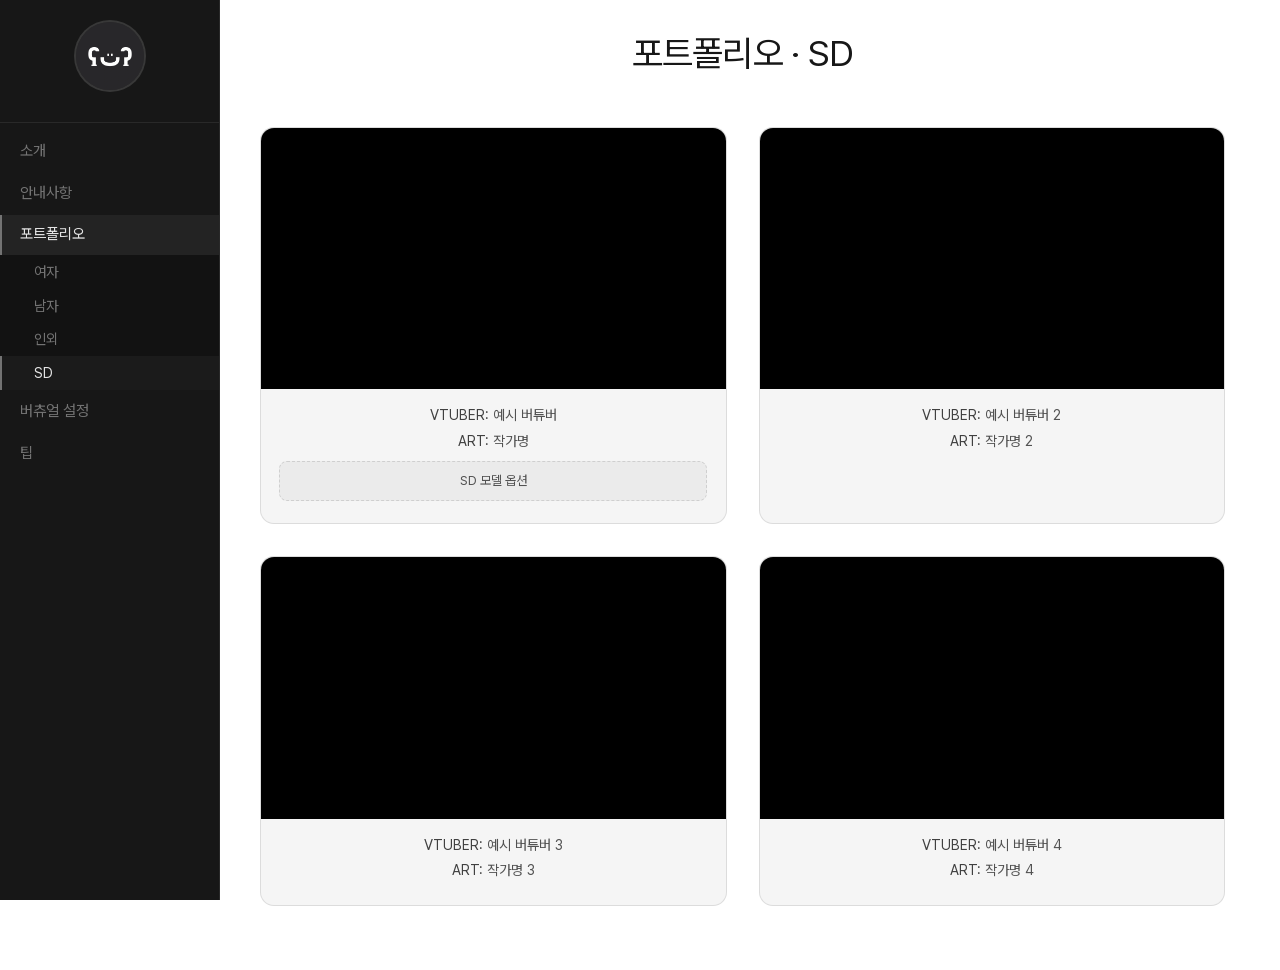
<file: portfolio-sd.html>
<!DOCTYPE html>
<html lang="ko">
<head>
  <meta charset="UTF-8">
  <meta name="theme-color" content="#ffffff">
  <style>
    @font-face {
      font-family: 'Pretendard';
      font-weight: 45 920;
      font-style: normal;
      font-display: block;
      src: url('fonts/PretendardVariable.woff2') format('woff2-variations');
    }
    html, body {
      background: #fff;
      font-family: 'Pretendard', sans-serif;
    }
    .main { background: #fff; min-height: 100vh; }
  </style>

  <meta name="viewport" content="width=device-width, initial-scale=1.0">
  <link rel="icon" href="icon.webp" type="image/webp">
  <link rel="preload" href="fonts/PretendardVariable.woff2" as="font" type="font/woff2" crossorigin>
  <link rel="preload" href="icon.webp" as="image">
  <title>MUMMU 커미션</title>
  <link rel="stylesheet" href="css/mummu-layout.css">
  <link rel="stylesheet" href="css/commission-menu.css">
  <link rel="stylesheet" href="css/page-motion.css">
</head>
<body>
  <div class="layout">
    <aside class="snb">
      <div class="snb-profile">
        <div class="snb-profile-img">
          <img src="icon.webp" alt="MUMMU" width="72" height="72" decoding="sync">
        </div>
      </div>
      <nav>
        <a href="index.html">소개</a>
        <a href="notice.html">안내사항</a>
        <div class="snb-dropdown open">
          <span class="snb-dropdown-trigger active">포트폴리오</span>
          <div class="snb-dropdown-menu">
            <a href="portfolio-female.html">여자</a>
            <a href="portfolio-male.html">남자</a>
            <a href="portfolio-other.html">인외</a>
            <a href="portfolio-sd.html" class="active">SD</a>
          </div>
        </div>
        <div class="snb-dropdown">
          <span class="snb-dropdown-trigger">버츄얼 설정</span>
          <div class="snb-dropdown-menu">
            <a href="model-vtube.html">Vtube Studio</a>
            <a href="model-vbridger.html">Vbridger</a>
            <a href="model-expression.html">표정</a>
            <a href="model-shoost.html">Shoost</a>
          </div>
        </div>
        <div class="snb-dropdown">
          <span class="snb-dropdown-trigger">팁</span>
          <div class="snb-dropdown-menu">
            <a href="tip-model.html">모델 셋팅</a>
            <a href="tip-expression.html">표정 셋팅</a>
            <a href="tip-external.html">외부 프로그램</a>
            <a href="tip-iphone.html">아이폰 기능</a>
          </div>
        </div>
      </nav>
    </aside>
    <main class="main">
      <header class="page-header">
        <h1 class="page-title">포트폴리오 · SD</h1>
</header>
      <section class="content-block wide">
        <div class="portfolio-grid" data-category="sd"></div>
      </section></main>
  </div>
  <script src="js/youtube-player.js"></script>
  <script src="js/portfolio-items.js"></script>
  <script src="js/portfolio-list.js"></script>
  <script src="js/commission-menu.js"></script>
  <script src="js/page-motion.js"></script>
</body>
</html>
</file>
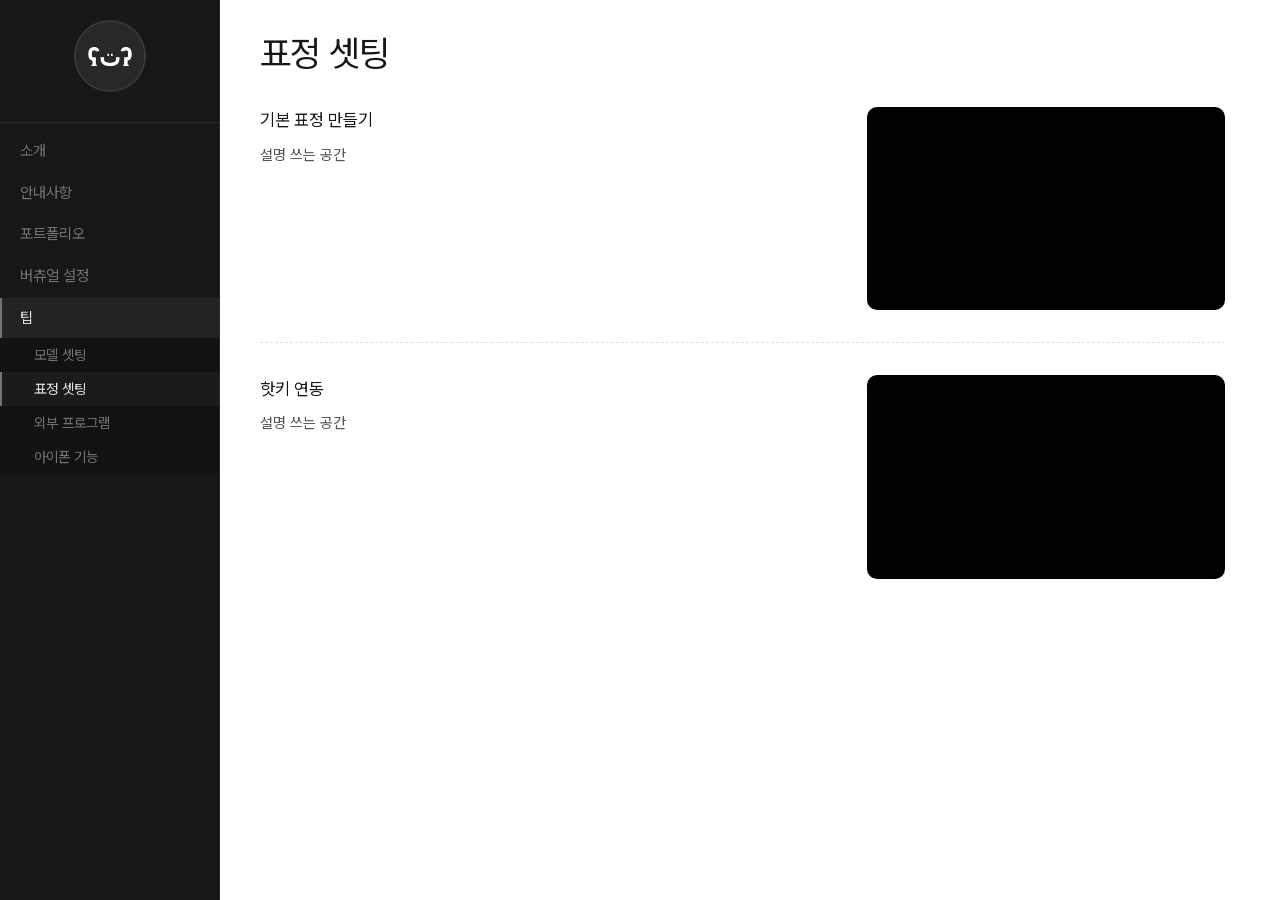
<file: tip-expression.html>
<!DOCTYPE html>
<html lang="ko">
<head>
  <meta charset="UTF-8">
  <meta name="theme-color" content="#ffffff">
  <style>
    @font-face {
      font-family: 'Pretendard';
      font-weight: 45 920;
      font-style: normal;
      font-display: block;
      src: url('fonts/PretendardVariable.woff2') format('woff2-variations');
    }
    html, body {
      background: #fff;
      font-family: 'Pretendard', sans-serif;
    }
    .main { background: #fff; min-height: 100vh; }
  </style>

  <meta name="viewport" content="width=device-width, initial-scale=1.0">
  <link rel="icon" href="icon.webp" type="image/webp">
  <link rel="preload" href="fonts/PretendardVariable.woff2" as="font" type="font/woff2" crossorigin>
  <link rel="preload" href="icon.webp" as="image">
  <title>MUMMU 커미션</title>
  <link rel="stylesheet" href="css/mummu-layout.css">
  <link rel="stylesheet" href="css/commission-menu.css">
  <link rel="stylesheet" href="css/page-motion.css">
</head>
<body>
  <div class="layout">
    <aside class="snb">
      <div class="snb-profile">
        <div class="snb-profile-img">
          <img src="icon.webp" alt="MUMMU" width="72" height="72" decoding="sync">
        </div>
      </div>
      <nav>
        <a href="index.html">소개</a>
        <a href="notice.html">안내사항</a>
        <div class="snb-dropdown">
          <span class="snb-dropdown-trigger">포트폴리오</span>
          <div class="snb-dropdown-menu">
            <a href="portfolio-female.html">여자</a>
            <a href="portfolio-male.html">남자</a>
            <a href="portfolio-other.html">인외</a>
            <a href="portfolio-sd.html">SD</a>
          </div>
        </div>
        <div class="snb-dropdown">
          <span class="snb-dropdown-trigger">버츄얼 설정</span>
          <div class="snb-dropdown-menu">
            <a href="model-vtube.html">Vtube Studio</a>
            <a href="model-vbridger.html">Vbridger</a>
            <a href="model-expression.html">표정</a>
            <a href="model-shoost.html">Shoost</a>
          </div>
        </div>
        <div class="snb-dropdown open">
          <span class="snb-dropdown-trigger active">팁</span>
          <div class="snb-dropdown-menu">
            <a href="tip-model.html">모델 셋팅</a>
            <a href="tip-expression.html" class="active">표정 셋팅</a>
            <a href="tip-external.html">외부 프로그램</a>
            <a href="tip-iphone.html">아이폰 기능</a>
          </div>
        </div>
      </nav>
    </aside>
    <main class="main">
      <header class="page-header">
        <h1 class="page-title">표정 셋팅</h1>
</header>
      <section class="content-block wide">
        <div class="tip-list" data-key="tip-expression"></div>
      </section></main>
  </div>
  <script src="js/youtube-player.js"></script>
  <script src="js/tip-items.js?v=13"></script>
  <script src="js/tip-list.js?v=7"></script>
  <script src="js/commission-menu.js"></script>
  <script src="js/page-motion.js"></script>
</body>
</html>
</file>
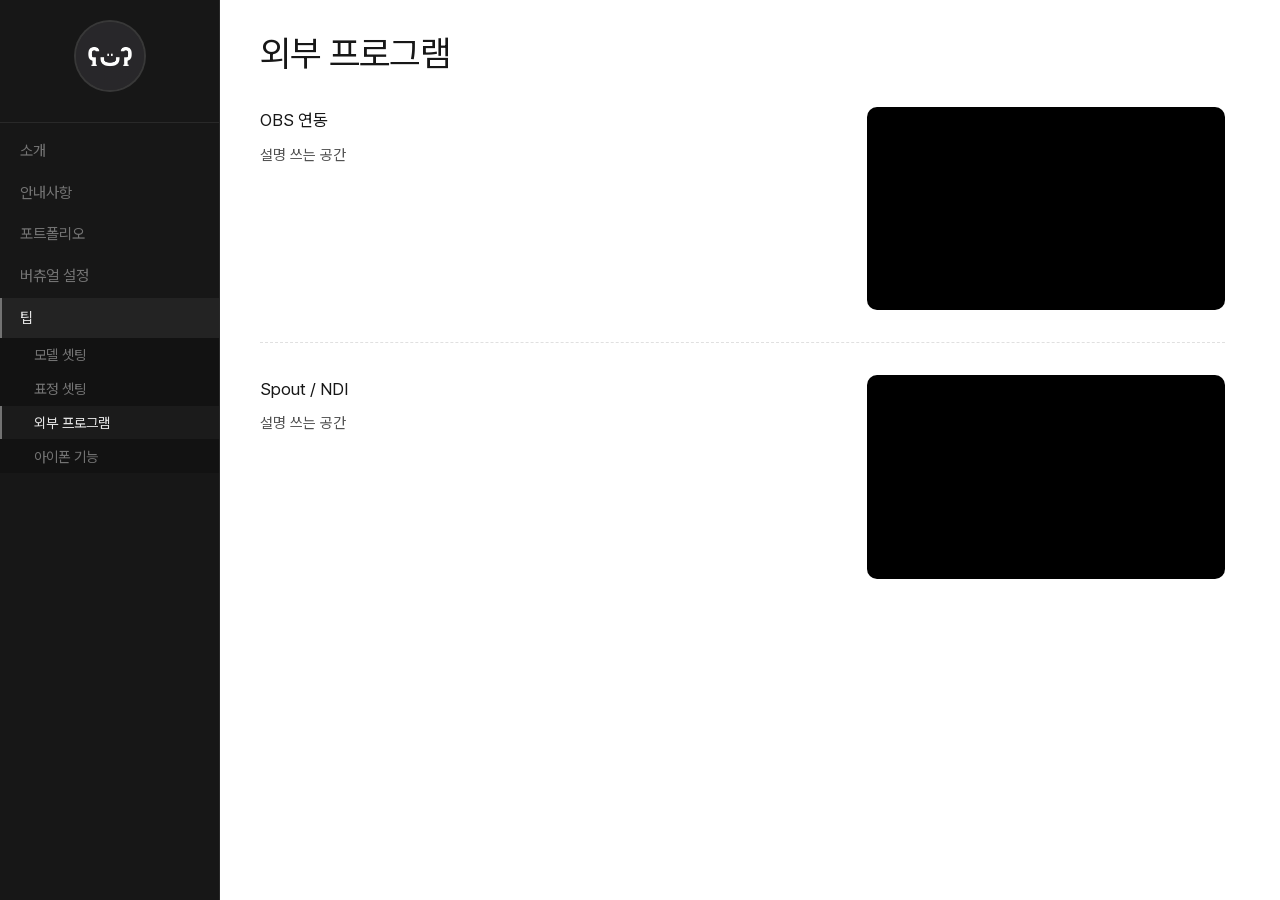
<file: tip-external.html>
<!DOCTYPE html>
<html lang="ko">
<head>
  <meta charset="UTF-8">
  <meta name="theme-color" content="#ffffff">
  <style>
    @font-face {
      font-family: 'Pretendard';
      font-weight: 45 920;
      font-style: normal;
      font-display: block;
      src: url('fonts/PretendardVariable.woff2') format('woff2-variations');
    }
    html, body {
      background: #fff;
      font-family: 'Pretendard', sans-serif;
    }
    .main { background: #fff; min-height: 100vh; }
  </style>

  <meta name="viewport" content="width=device-width, initial-scale=1.0">
  <link rel="icon" href="icon.webp" type="image/webp">
  <link rel="preload" href="fonts/PretendardVariable.woff2" as="font" type="font/woff2" crossorigin>
  <link rel="preload" href="icon.webp" as="image">
  <title>MUMMU 커미션</title>
  <link rel="stylesheet" href="css/mummu-layout.css">
  <link rel="stylesheet" href="css/commission-menu.css">
  <link rel="stylesheet" href="css/page-motion.css">
</head>
<body>
  <div class="layout">
    <aside class="snb">
      <div class="snb-profile">
        <div class="snb-profile-img">
          <img src="icon.webp" alt="MUMMU" width="72" height="72" decoding="sync">
        </div>
      </div>
      <nav>
        <a href="index.html">소개</a>
        <a href="notice.html">안내사항</a>
        <div class="snb-dropdown">
          <span class="snb-dropdown-trigger">포트폴리오</span>
          <div class="snb-dropdown-menu">
            <a href="portfolio-female.html">여자</a>
            <a href="portfolio-male.html">남자</a>
            <a href="portfolio-other.html">인외</a>
            <a href="portfolio-sd.html">SD</a>
          </div>
        </div>
        <div class="snb-dropdown">
          <span class="snb-dropdown-trigger">버츄얼 설정</span>
          <div class="snb-dropdown-menu">
            <a href="model-vtube.html">Vtube Studio</a>
            <a href="model-vbridger.html">Vbridger</a>
            <a href="model-expression.html">표정</a>
            <a href="model-shoost.html">Shoost</a>
          </div>
        </div>
        <div class="snb-dropdown open">
          <span class="snb-dropdown-trigger active">팁</span>
          <div class="snb-dropdown-menu">
            <a href="tip-model.html">모델 셋팅</a>
            <a href="tip-expression.html">표정 셋팅</a>
            <a href="tip-external.html" class="active">외부 프로그램</a>
            <a href="tip-iphone.html">아이폰 기능</a>
          </div>
        </div>
      </nav>
    </aside>
    <main class="main">
      <header class="page-header">
        <h1 class="page-title">외부 프로그램</h1>
</header>
      <section class="content-block wide">
        <div class="tip-list" data-key="tip-external"></div>
      </section></main>
  </div>
  <script src="js/youtube-player.js"></script>
  <script src="js/tip-items.js?v=13"></script>
  <script src="js/tip-list.js?v=7"></script>
  <script src="js/commission-menu.js"></script>
  <script src="js/page-motion.js"></script>
</body>
</html>
</file>
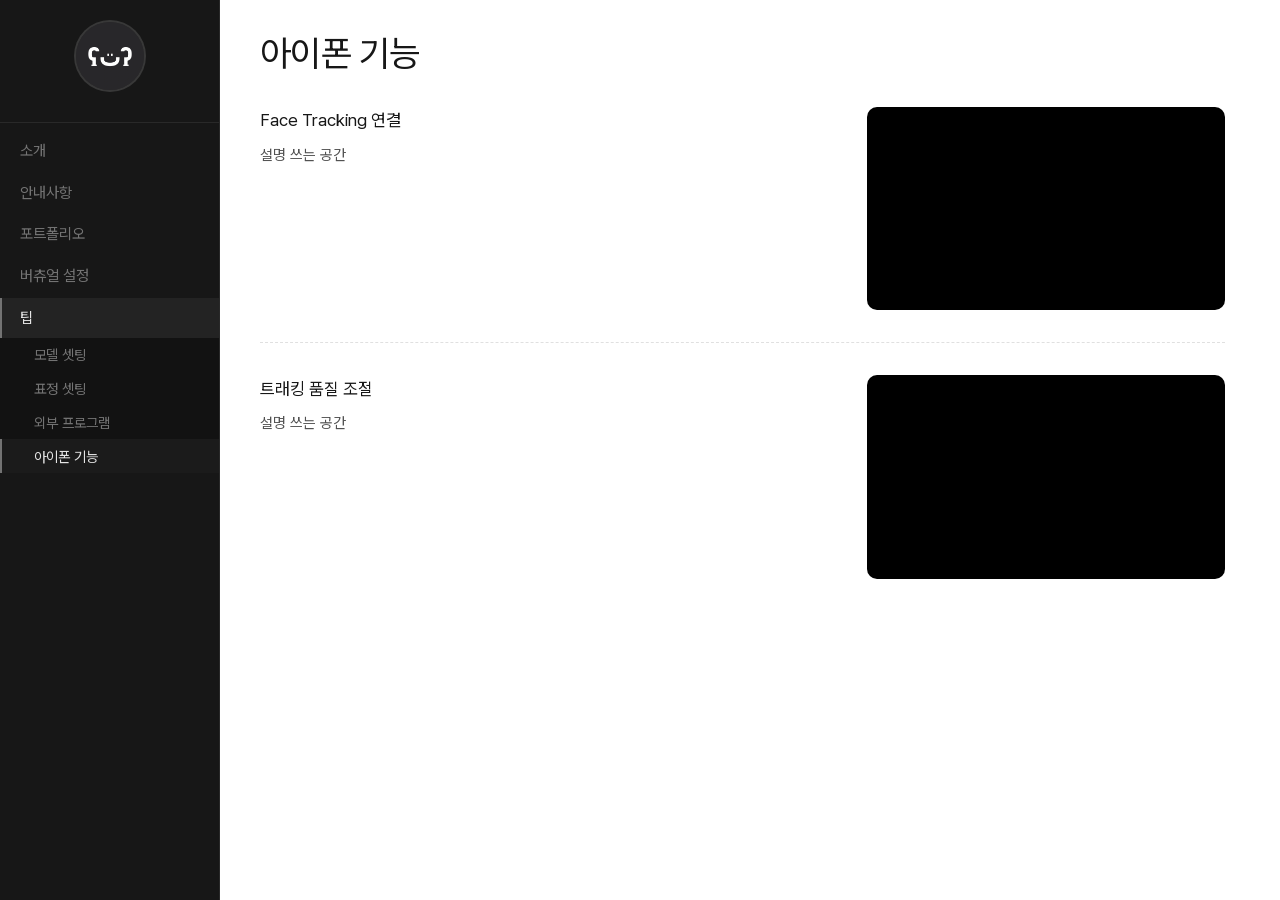
<file: tip-iphone.html>
<!DOCTYPE html>
<html lang="ko">
<head>
  <meta charset="UTF-8">
  <meta name="theme-color" content="#ffffff">
  <style>
    @font-face {
      font-family: 'Pretendard';
      font-weight: 45 920;
      font-style: normal;
      font-display: block;
      src: url('fonts/PretendardVariable.woff2') format('woff2-variations');
    }
    html, body {
      background: #fff;
      font-family: 'Pretendard', sans-serif;
    }
    .main { background: #fff; min-height: 100vh; }
  </style>

  <meta name="viewport" content="width=device-width, initial-scale=1.0">
  <link rel="icon" href="icon.webp" type="image/webp">
  <link rel="preload" href="fonts/PretendardVariable.woff2" as="font" type="font/woff2" crossorigin>
  <link rel="preload" href="icon.webp" as="image">
  <title>MUMMU 커미션</title>
  <link rel="stylesheet" href="css/mummu-layout.css">
  <link rel="stylesheet" href="css/commission-menu.css">
  <link rel="stylesheet" href="css/page-motion.css">
</head>
<body>
  <div class="layout">
    <aside class="snb">
      <div class="snb-profile">
        <div class="snb-profile-img">
          <img src="icon.webp" alt="MUMMU" width="72" height="72" decoding="sync">
        </div>
      </div>
      <nav>
        <a href="index.html">소개</a>
        <a href="notice.html">안내사항</a>
        <div class="snb-dropdown">
          <span class="snb-dropdown-trigger">포트폴리오</span>
          <div class="snb-dropdown-menu">
            <a href="portfolio-female.html">여자</a>
            <a href="portfolio-male.html">남자</a>
            <a href="portfolio-other.html">인외</a>
            <a href="portfolio-sd.html">SD</a>
          </div>
        </div>
        <div class="snb-dropdown">
          <span class="snb-dropdown-trigger">버츄얼 설정</span>
          <div class="snb-dropdown-menu">
            <a href="model-vtube.html">Vtube Studio</a>
            <a href="model-vbridger.html">Vbridger</a>
            <a href="model-expression.html">표정</a>
            <a href="model-shoost.html">Shoost</a>
          </div>
        </div>
        <div class="snb-dropdown open">
          <span class="snb-dropdown-trigger active">팁</span>
          <div class="snb-dropdown-menu">
            <a href="tip-model.html">모델 셋팅</a>
            <a href="tip-expression.html">표정 셋팅</a>
            <a href="tip-external.html">외부 프로그램</a>
            <a href="tip-iphone.html" class="active">아이폰 기능</a>
          </div>
        </div>
      </nav>
    </aside>
    <main class="main">
      <header class="page-header">
        <h1 class="page-title">아이폰 기능</h1>
</header>
      <section class="content-block wide">
        <div class="tip-list" data-key="tip-iphone"></div>
      </section></main>
  </div>
  <script src="js/youtube-player.js"></script>
  <script src="js/tip-items.js?v=13"></script>
  <script src="js/tip-list.js?v=7"></script>
  <script src="js/commission-menu.js"></script>
  <script src="js/page-motion.js"></script>
</body>
</html>
</file>
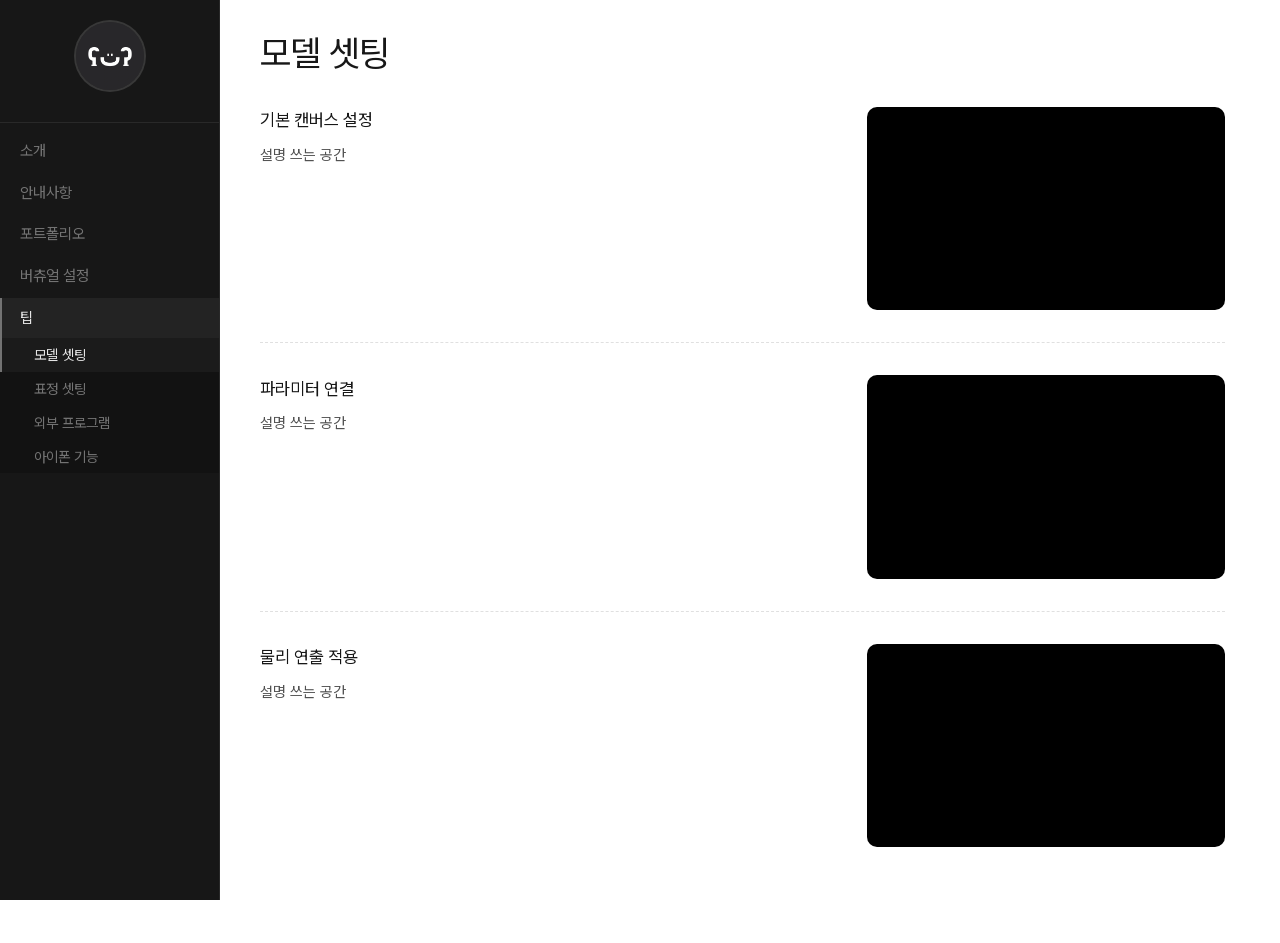
<file: tip-model.html>
<!DOCTYPE html>
<html lang="ko">
<head>
  <meta charset="UTF-8">
  <meta name="theme-color" content="#ffffff">
  <style>
    @font-face {
      font-family: 'Pretendard';
      font-weight: 45 920;
      font-style: normal;
      font-display: block;
      src: url('fonts/PretendardVariable.woff2') format('woff2-variations');
    }
    html, body {
      background: #fff;
      font-family: 'Pretendard', sans-serif;
    }
    .main { background: #fff; min-height: 100vh; }
  </style>

  <meta name="viewport" content="width=device-width, initial-scale=1.0">
  <link rel="icon" href="icon.webp" type="image/webp">
  <link rel="preload" href="fonts/PretendardVariable.woff2" as="font" type="font/woff2" crossorigin>
  <link rel="preload" href="icon.webp" as="image">
  <title>MUMMU 커미션</title>
  <link rel="stylesheet" href="css/mummu-layout.css">
  <link rel="stylesheet" href="css/commission-menu.css">
  <link rel="stylesheet" href="css/page-motion.css">
</head>
<body>
  <div class="layout">
    <aside class="snb">
      <div class="snb-profile">
        <div class="snb-profile-img">
          <img src="icon.webp" alt="MUMMU" width="72" height="72" decoding="sync">
        </div>
      </div>
      <nav>
        <a href="index.html">소개</a>
        <a href="notice.html">안내사항</a>
        <div class="snb-dropdown">
          <span class="snb-dropdown-trigger">포트폴리오</span>
          <div class="snb-dropdown-menu">
            <a href="portfolio-female.html">여자</a>
            <a href="portfolio-male.html">남자</a>
            <a href="portfolio-other.html">인외</a>
            <a href="portfolio-sd.html">SD</a>
          </div>
        </div>
        <div class="snb-dropdown">
          <span class="snb-dropdown-trigger">버츄얼 설정</span>
          <div class="snb-dropdown-menu">
            <a href="model-vtube.html">Vtube Studio</a>
            <a href="model-vbridger.html">Vbridger</a>
            <a href="model-expression.html">표정</a>
            <a href="model-shoost.html">Shoost</a>
          </div>
        </div>
        <div class="snb-dropdown open">
          <span class="snb-dropdown-trigger active">팁</span>
          <div class="snb-dropdown-menu">
            <a href="tip-model.html" class="active">모델 셋팅</a>
            <a href="tip-expression.html">표정 셋팅</a>
            <a href="tip-external.html">외부 프로그램</a>
            <a href="tip-iphone.html">아이폰 기능</a>
          </div>
        </div>
      </nav>
    </aside>
    <main class="main">
      <header class="page-header">
        <h1 class="page-title">모델 셋팅</h1>
</header>
      <section class="content-block wide">
        <div class="tip-list" data-key="tip-model"></div>
      </section></main>
  </div>
  <script src="js/youtube-player.js"></script>
  <script src="js/tip-items.js?v=13"></script>
  <script src="js/tip-list.js?v=7"></script>
  <script src="js/commission-menu.js"></script>
  <script src="js/page-motion.js"></script>
</body>
</html>
</file>
<file: css/mummu-layout.css>
html {
  color-scheme: light;
  overflow-x: hidden;
  scrollbar-gutter: stable;
  background: #ffffff;
  -webkit-font-smoothing: antialiased;
  -moz-osx-font-smoothing: grayscale;
  font-synthesis: none;
}

@font-face {
  font-family: 'Pretendard';
  font-weight: 45 920;
  font-style: normal;
  font-display: block;
  src: url('../fonts/PretendardVariable.woff2') format('woff2-variations');
}

:root {
  --bg: #0a0a0a;
  --surface: #171717;
  --text: #e5e5e5;
  --text-muted: #737373;
  --accent: #a3a3a3;
  --accent-soft: rgba(163, 163, 163, 0.12);
  --point-red: #dc2626;
  --border-subtle: rgba(255, 255, 255, 0.08);
  --card-bg: rgba(20, 20, 24, 0.7);
  --hover-bg: rgba(255, 255, 255, 0.05);
  --main-bg: #ffffff;
  --main-text: #171717;
  --main-text-muted: #525252;
  --main-accent: #404040;
  --main-border: rgba(0, 0, 0, 0.1);
  --main-card-bg: #f5f5f5;
  --main-accent-soft: rgba(0, 0, 0, 0.06);
}

* {
  margin: 0;
  padding: 0;
  box-sizing: border-box;
  font-family: 'Pretendard', sans-serif;
}

body {
  background: #ffffff;
  color: var(--main-text);
  min-height: 100vh;
  overflow-x: hidden;
  font-weight: 400;
}

.layout {
  display: flex;
  min-height: 100vh;
}

.snb {
  position: fixed;
  left: 0;
  top: 0;
  width: 220px;
  height: 100vh;
  flex-shrink: 0;
  background: var(--surface);
  border-right: 1px solid var(--border-subtle);
  padding: 1.25rem 0 2rem;
  overflow-y: hidden;
  overflow-x: hidden;
  z-index: 100;
  color-scheme: dark;
}

.snb-profile {
  display: flex;
  flex-direction: column;
  align-items: center;
  padding: 0 1.25rem 1.25rem;
  margin-bottom: 0.5rem;
  border-bottom: 1px solid var(--border-subtle);
  flex-shrink: 0;
}

.snb-profile-img {
  width: 72px;
  height: 72px;
  flex-shrink: 0;
  border-radius: 50%;
  background: var(--accent-soft);
  border: 2px solid var(--border-subtle);
  display: flex;
  align-items: center;
  justify-content: center;
  color: var(--text-muted);
  font-size: 0.75rem;
  margin-bottom: 0.65rem;
  overflow: hidden;
}

.snb-profile-img img {
  width: 100%;
  height: 100%;
  object-fit: cover;
}

.snb-profile-name {
  font-size: 0.85rem;
  color: var(--text);
  letter-spacing: 0.02em;
}

.snb-title {
  font-size: 0.85rem;
  color: var(--text-muted);
  letter-spacing: 0.08em;
  text-transform: uppercase;
  padding: 0 1.25rem;
  margin-bottom: 0.75rem;
}

.main {
  flex: 1;
  margin-left: 220px;
  min-height: 100vh;
  padding: 2rem 2.5rem 4rem;
  background: var(--main-bg);
  color: var(--main-text);
  text-align: left;
}

/* 포트폴리오: 카테고리·영상 설명문·그리드 중앙 정렬 + 사이즈 UP */
.main:has(.portfolio-grid) .page-header {
  text-align: center;
  max-width: 1480px;
  width: 100%;
  margin-left: auto;
  margin-right: auto;
  margin-bottom: 3.25rem;
}

.main:has(.portfolio-grid) .content-block.wide {
  max-width: 1480px;
  width: 100%;
  margin-left: auto;
  margin-right: auto;
}

.main .page-title {
  color: var(--main-text);
}

.main .page-desc,
.main .intro-text,
.main .notice-text {
  color: var(--main-text-muted);
}

.main .notice-list .notice-card {
  background: transparent;
  border: none;
  padding: 0;
  color: inherit;
}

.main .notice-card .notice-link {
  border: 1px solid var(--main-border);
  background: var(--main-card-bg);
  color: var(--main-text-muted);
}

.main .notice-card .notice-link strong {
  color: var(--main-text);
}

.main .notice-card .notice-link:hover {
  background: #ebebeb;
}

.main .portfolio-card {
  background: var(--main-card-bg);
  border-color: var(--main-border);
}

.main .portfolio-card:hover {
  border-color: rgba(0, 0, 0, 0.18);
}

.main .portfolio-meta p {
  color: var(--main-text-muted);
}

.main .portfolio-meta p span {
  color: var(--main-accent);
}

.main .portfolio-option {
  background: rgba(0, 0, 0, 0.04);
  border-color: rgba(0, 0, 0, 0.12);
}

.main .tip-row {
  border-bottom-color: rgba(0, 0, 0, 0.12);
}

.main .tip-num,
.tip-num {
  display: none !important;
}

.main .tip-body h3 {
  color: var(--main-text);
  font-size: 1.08rem;
  margin-bottom: 0.65rem;
}

.main .tip-body p {
  color: var(--main-text-muted);
}

.main .tip-row .video-wrap {
  border-color: var(--main-border);
}

.page-header {
  margin-bottom: 2rem;
}

.page-title {
  font-size: clamp(1.75rem, 5vw, 2.25rem);
  font-weight: normal;
  letter-spacing: -0.02em;
  margin-bottom: 0.5rem;
}

.page-desc {
  font-size: 0.95rem;
  line-height: 1.6;
}

.content-block {
  max-width: 960px;
}

.content-block.wide {
  max-width: 1100px;
}

.main:has(.tip-list) .content-block.wide {
  max-width: min(1480px, 100%);
}

.main:has(.tip-list) .tip-row .video-wrap {
  margin-left: auto;
  width: min(100%, 480px);
}


.intro-profile {
  display: flex;
  align-items: center;
  gap: 1.5rem;
  margin-bottom: 1.75rem;
}

.intro-profile-img {
  flex-shrink: 0;
  width: 140px;
  height: 140px;
  border-radius: 50%;
  overflow: hidden;
  border: 1px solid var(--main-border);
  background: var(--main-card-bg);
}

.intro-profile-img img {
  width: 100%;
  height: 100%;
  object-fit: cover;
  display: block;
}

.intro-profile-info {
  min-width: 0;
}

.intro-name {
  font-size: 1.35rem;
  line-height: 1.4;
  color: var(--main-text);
  margin-bottom: 0.35rem;
}

.intro-text,
.notice-text {
  font-size: 0.95rem;
  line-height: 1.75;
  margin-bottom: 1rem;
}

.intro-profile .intro-text {
  margin-bottom: 0;
}

@media (max-width: 768px) {
  .intro-profile {
    flex-direction: column;
    align-items: flex-start;
    gap: 1rem;
  }
}

.notice-list {
  list-style: none;
  margin-top: 1.5rem;
}

.notice-card {
  margin-bottom: 0.75rem;
}

.notice-link {
  display: block;
  padding: 1rem 1.25rem;
  background: var(--card-bg);
  border: 1px solid var(--border-subtle);
  border-radius: 12px;
  color: var(--text-muted);
  font-size: 0.92rem;
  line-height: 1.65;
  text-decoration: none;
  transition: background 0.2s ease;
}

.notice-link:hover {
  background: color-mix(in srgb, var(--card-bg) 88%, #000 12%);
}

.notice-link strong {
  display: block;
  color: var(--text);
  font-weight: normal;
  font-size: 1.05rem;
  margin-bottom: 0.35rem;
}

.notice-link-desc {
  display: block;
}

.notice-sub {
  list-style: disc;
  margin: 0.75rem 0 0 1.1rem;
  padding: 0;
}

.notice-sub li {
  margin-bottom: 0.45rem;
}

.notice-sub li:last-child {
  margin-bottom: 0;
}

.notice-sub ol {
  list-style: decimal;
  margin: 0.45rem 0 0 1.1rem;
  padding: 0;
}

.notice-sub ol li {
  margin-bottom: 0.3rem;
}

.notice-path {
  margin: 0.85rem 0 0.25rem;
  padding: 0.85rem 1rem;
  border-radius: 10px;
  background: rgba(0, 0, 0, 0.04);
  border: 1px solid var(--main-border);
}

.notice-path code {
  display: block;
  font-size: 0.82rem;
  line-height: 1.55;
  word-break: break-all;
  color: var(--main-text);
}

.notice-path p {
  margin-top: 0.55rem;
  font-size: 0.88rem;
  line-height: 1.55;
  color: var(--main-text-muted);
}

.notice-link a {
  color: inherit;
  text-decoration: underline;
  text-underline-offset: 2px;
}

/* Portfolio grid */
.portfolio-grid {
  display: grid;
  grid-template-columns: repeat(2, minmax(0, 1fr));
  gap: 2rem;
  width: 100%;
}

.portfolio-card {
  background: var(--card-bg);
  border: 1px solid var(--border-subtle);
  border-radius: 14px;
  overflow: hidden;
  transition: border-color 0.2s, transform 0.2s;
}

.portfolio-card:hover {
  border-color: rgba(255, 255, 255, 0.14);
  transform: translateY(-2px);
}

.video-wrap {
  position: relative;
  width: 100%;
  padding-top: 56.25%;
  background: #000;
}

.video-wrap iframe {
  position: absolute;
  inset: 0;
  width: 100%;
  height: 100%;
  border: none;
}

.yt-facade {
  overflow: hidden;
}

.yt-facade-btn {
  position: absolute;
  inset: 0;
  width: 100%;
  height: 100%;
  padding: 0;
  border: none;
  background: none;
  cursor: pointer;
  color: inherit;
}

.yt-facade-btn:hover {
  opacity: 0.92;
}

.yt-facade-btn img {
  position: absolute;
  inset: 0;
  width: 100%;
  height: 100%;
  object-fit: cover;
  pointer-events: none;
}

.yt-facade-play {
  position: absolute;
  left: 50%;
  top: 50%;
  transform: translate(-50%, -50%);
  width: 54px;
  height: 54px;
  background: rgba(220, 38, 38, 0.92);
  border-radius: 50%;
  box-shadow: 0 4px 20px rgba(0, 0, 0, 0.45);
  pointer-events: none;
}

.yt-facade-play::after {
  content: "";
  position: absolute;
  left: 50%;
  top: 50%;
  transform: translate(-40%, -50%);
  border-style: solid;
  border-width: 9px 0 9px 15px;
  border-color: transparent transparent transparent #fff;
}

.yt-facade--active iframe {
  position: absolute;
  inset: 0;
  width: 100%;
  height: 100%;
  border: none;
}

.portfolio-meta {
  padding: 1rem 1.15rem 1.15rem;
  text-align: center;
}

.portfolio-meta p {
  font-size: 0.88rem;
  color: var(--text-muted);
  line-height: 1.55;
  margin-bottom: 0.25rem;
}

.portfolio-meta p span {
  color: var(--accent);
}

.portfolio-option {
  margin-top: 0.5rem;
  padding: 0.55rem 0.75rem;
  background: rgba(0, 0, 0, 0.25);
  border: 1px dashed rgba(255, 255, 255, 0.12);
  border-radius: 8px;
  font-size: 0.82rem !important;
  min-height: 2.2rem;
}

/* TIP / Model setting rows */
.tip-list {
  display: flex;
  flex-direction: column;
  gap: 0;
}

.tip-row {
  display: grid;
  grid-template-columns: minmax(0, 1fr) minmax(280px, 0.7fr);
  gap: 1rem 6rem;
  align-items: start;
  padding: 2rem 0;
  border-bottom: 1px dashed rgba(255, 255, 255, 0.12);
}

.tip-row:first-child {
  padding-top: 0;
}

.tip-row:last-child {
  border-bottom: none;
}

.tip-num {
  flex-shrink: 0;
  width: 2.25rem;
  height: 2.25rem;
  display: flex;
  align-items: center;
  justify-content: center;
  border-radius: 4px;
  background: var(--accent-soft);
  border: 1px solid var(--border-subtle);
  color: var(--text);
  font-size: 0.9rem;
  line-height: 1;
}

.tip-body {
  min-width: 0;
  padding-top: 0.15rem;
}

.tip-body p,
.tip-body li {
  color: var(--text-muted);
  font-size: 0.92rem;
  line-height: 1.7;
}

.tip-body p {
  margin-bottom: 0.5rem;
}

.tip-body p:last-child {
  margin-bottom: 0;
}

.tip-body ol,
.tip-body ul {
  margin: 0 0 0.75rem 1.15rem;
  padding: 0;
}

.tip-body ol:last-child,
.tip-body ul:last-child {
  margin-bottom: 0;
}

.tip-body li {
  margin-bottom: 0.35rem;
}

.tip-body li:last-child {
  margin-bottom: 0;
}

.tip-body ul ul,
.tip-body ol ul {
  margin-top: 0.35rem;
  margin-bottom: 0;
}

.tip-body strong {
  color: var(--main-text, var(--text));
  font-weight: 600;
}

.tip-body a {
  color: var(--main-text);
  text-decoration: underline;
  text-underline-offset: 2px;
}

.tip-steam-card {
  display: flex;
  align-items: center;
  gap: 1rem;
  max-width: min(1100px, 100%);
  width: fit-content;
  padding: 1rem 1.15rem;
  border: 1px solid var(--main-border);
  border-radius: 14px;
  background: var(--main-card-bg);
  color: inherit;
  text-decoration: none !important;
  transition: background 0.2s ease, border-color 0.2s ease;
}

.tip-steam-card:hover {
  background: #ebebeb;
  border-color: rgba(0, 0, 0, 0.16);
}

.tip-steam {
  flex-shrink: 0;
  display: inline-flex;
  align-items: center;
  justify-content: center;
  width: 40px;
  height: 40px;
  background: transparent;
}

.tip-steam-icon {
  display: block;
  width: 40px;
  height: 40px;
  object-fit: contain;
  border-radius: 50%;
}

.tip-steam-card-body {
  display: flex;
  flex-direction: column;
  gap: 0.3rem;
  min-width: 0;
}

.tip-steam-card-label {
  font-size: 0.95rem;
  font-weight: 600;
  color: var(--main-text);
  line-height: 1.35;
}

.tip-steam-card .tip-note {
  margin: 0;
  color: var(--main-text-muted);
  font-size: 0.88rem;
  line-height: 1.55;
  white-space: nowrap;
}

@media (max-width: 900px) {
  .tip-steam-card {
    width: 100%;
  }

  .tip-steam-card .tip-note {
    white-space: normal;
  }
}

@media (max-width: 640px) {
  .tip-steam-card {
    align-items: flex-start;
  }
}

.tip-body code {
  display: inline;
  padding: 0.05rem 0.3rem;
  border-radius: 6px;
  background: rgba(0, 0, 0, 0.05);
  font-size: 0.8rem;
}

.tip-path {
  margin-top: 0.55rem;
  padding: 0.7rem 0.85rem;
  border-radius: 10px;
  background: rgba(0, 0, 0, 0.04);
  border: 1px solid var(--main-border);
}

.tip-path-label {
  display: block;
  margin-bottom: 0.35rem;
  font-size: 0.85rem;
  color: var(--main-text-muted);
}

.tip-path code {
  display: block;
  padding: 0;
  background: transparent;
  font-size: 0.8rem;
  line-height: 1.55;
  color: var(--main-text);
  word-break: normal;
  overflow-wrap: break-word;
}

.tip-body h3 {
  font-size: 1rem;
  font-weight: normal;
  color: var(--text);
  margin-bottom: 0.5rem;
  line-height: 1.35;
}

.tip-row .video-wrap {
  min-width: 0;
  width: 100%;
  border-radius: 10px;
  overflow: hidden;
  border: 1px solid var(--border-subtle);
}

.tip-row .video-wrap--empty {
  background: var(--main-card-bg, #f5f5f5);
  border-style: dashed;
}

.tip-row--no-video {
  grid-template-columns: minmax(0, 1fr);
}

@media (max-width: 900px) {
  .portfolio-grid {
    grid-template-columns: 1fr;
  }

  .tip-row {
    grid-template-columns: 1fr;
    gap: 0.75rem 1rem;
  }

  .tip-row .video-wrap {
    grid-column: 1;
  }
}

@media (max-width: 768px) {
  .layout {
    flex-direction: column;
  }

  .snb {
    position: relative;
    width: 100%;
    border-right: none;
    border-bottom: 1px solid var(--border-subtle);
    padding: 1rem 0;
  }

  .main {
    margin-left: 0;
    padding: 1.5rem 1.25rem 3rem;
  }

  .snb-profile {
    flex-direction: row;
    gap: 0.85rem;
    padding-bottom: 1rem;
  }

  .snb-profile-img {
    width: 52px;
    height: 52px;
    margin-bottom: 0;
  }
}
</file>
<file: css/commission-menu.css>
/* 사이드바 · 드롭다운 공통 */

.snb nav {
  width: 100%;
  min-width: 0;
  display: flex;
  flex-direction: column;
  gap: 0.125rem;
}

.snb nav > a,
.snb-dropdown-trigger {
  display: block;
  width: 100%;
  box-sizing: border-box;
  border-left: 2px solid transparent;
  padding: 0.6rem 1.25rem;
  padding-left: calc(1.25rem - 2px);
  color: var(--text-muted);
  text-decoration: none;
  font-size: 0.95rem;
  line-height: 1.35;
}

.snb nav > a:hover,
.snb-dropdown-trigger:hover {
  color: var(--text);
  background: var(--hover-bg);
}

html[data-theme="light"] .snb nav > a:hover,
html[data-theme="light"] .snb-dropdown-trigger:hover {
  background: var(--hover-bg, rgba(0, 0, 0, 0.04));
}

.snb nav > a.active,
.snb-dropdown-trigger.active {
  color: var(--text);
  border-left-color: var(--text-muted);
}

.snb-dropdown {
  width: 100%;
}

.snb-dropdown-menu {
  display: none;
  background: rgba(0, 0, 0, 0.2);
}

.snb-dropdown.open .snb-dropdown-menu {
  display: block;
}

.snb-dropdown.open .snb-dropdown-trigger {
  color: var(--text);
  background: var(--hover-bg);
}

.snb-dropdown-trigger {
  cursor: pointer;
  user-select: none;
}

.snb-dropdown-menu a {
  display: block;
  box-sizing: border-box;
  padding: 0.45rem 1.25rem 0.45rem 2rem;
  color: var(--text-muted);
  text-decoration: none;
  font-size: 0.9rem;
  line-height: 1.35;
  border-left: 2px solid transparent;
}

.snb-dropdown-menu a:hover,
.snb-dropdown-menu a.active {
  color: var(--text);
  background: rgba(255, 255, 255, 0.04);
  border-left-color: var(--text-muted);
}

html[data-theme="light"] .snb-dropdown-menu a:hover,
html[data-theme="light"] .snb-dropdown-menu a.active {
  background: var(--hover-bg, rgba(0, 0, 0, 0.04));
}

@media (max-width: 768px) {
  .snb nav {
    display: block !important;
    width: 100%;
  }

  .snb nav > a,
  .snb-dropdown-trigger {
    width: 100%;
    border-left: 2px solid transparent !important;
    border-bottom: none !important;
    padding: 0.5rem 1.25rem !important;
    padding-left: calc(1.25rem - 2px) !important;
  }

  .snb nav > a.active,
  .snb-dropdown-trigger.active {
    border-left-color: var(--text-muted) !important;
  }
}
</file>
<file: css/page-motion.css>
/* 페이지 전환 애니메이션 없음 — 일반 이동 */
</file>
